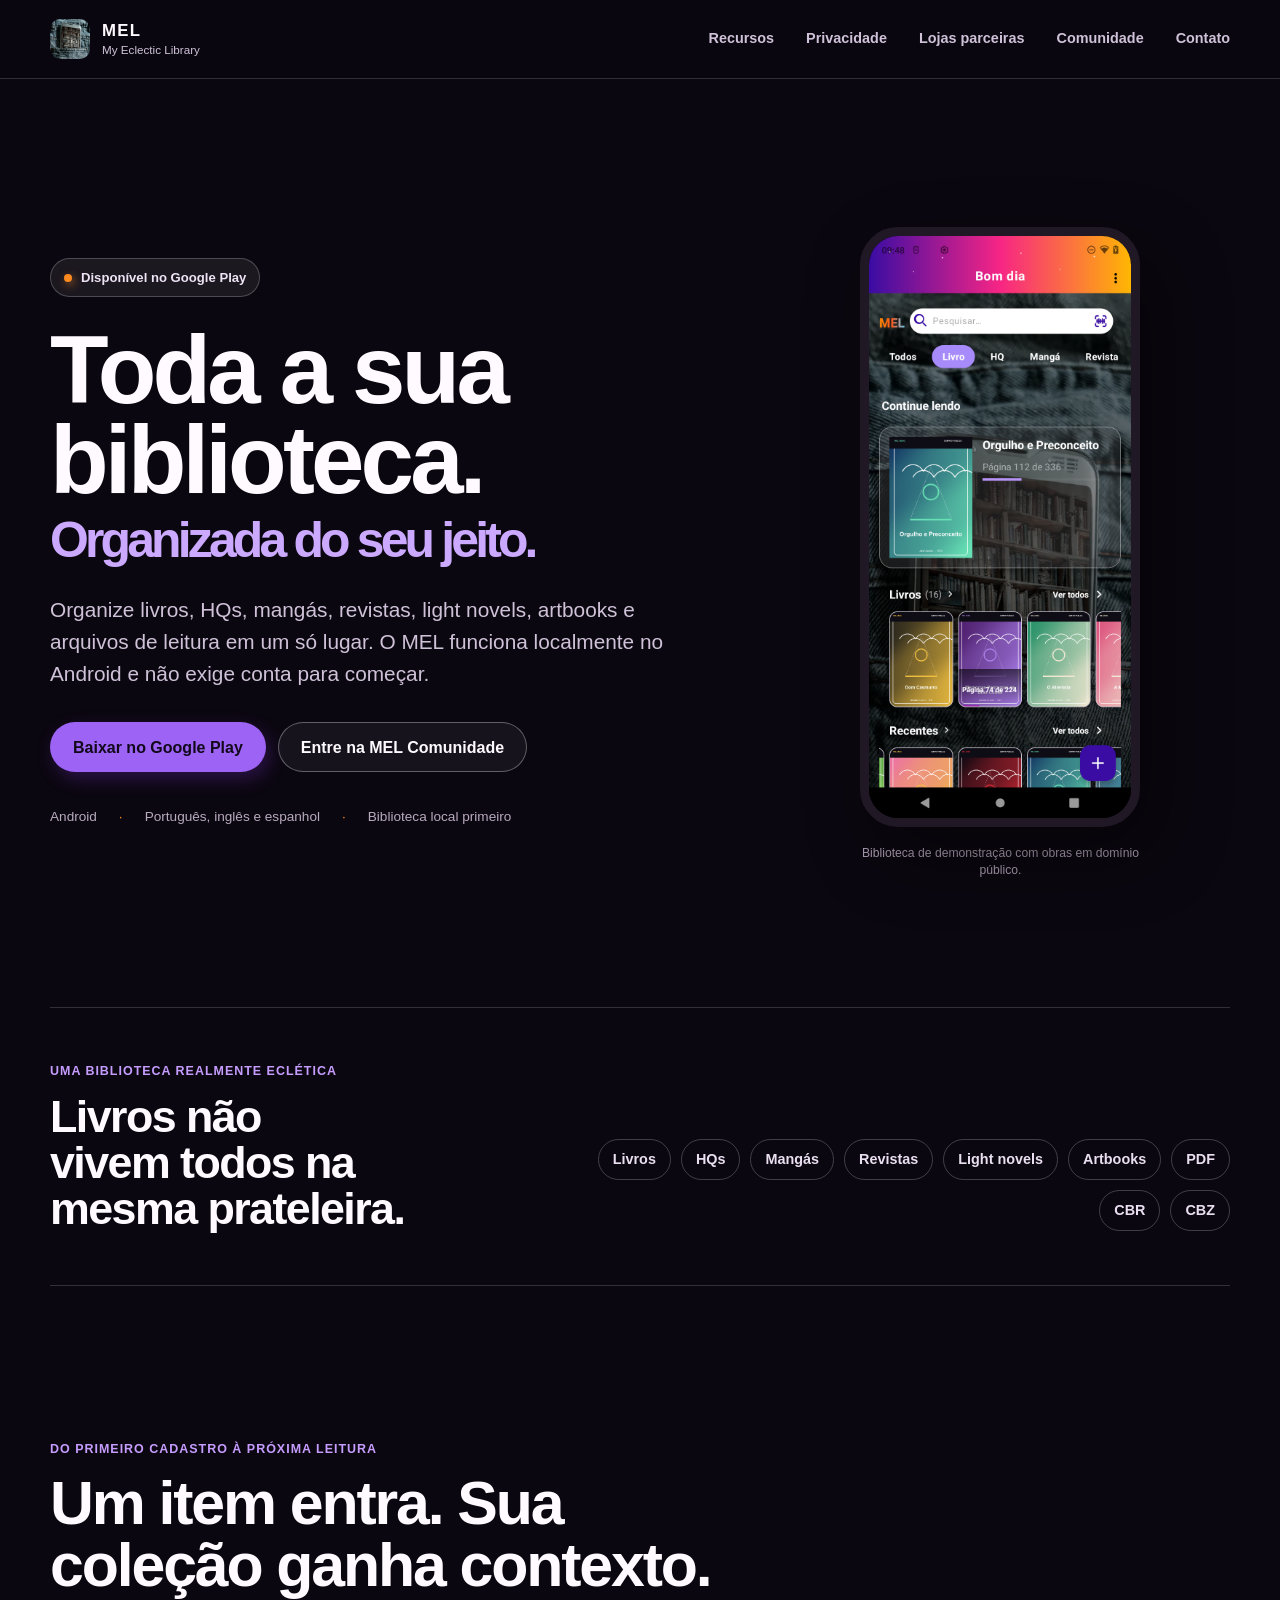
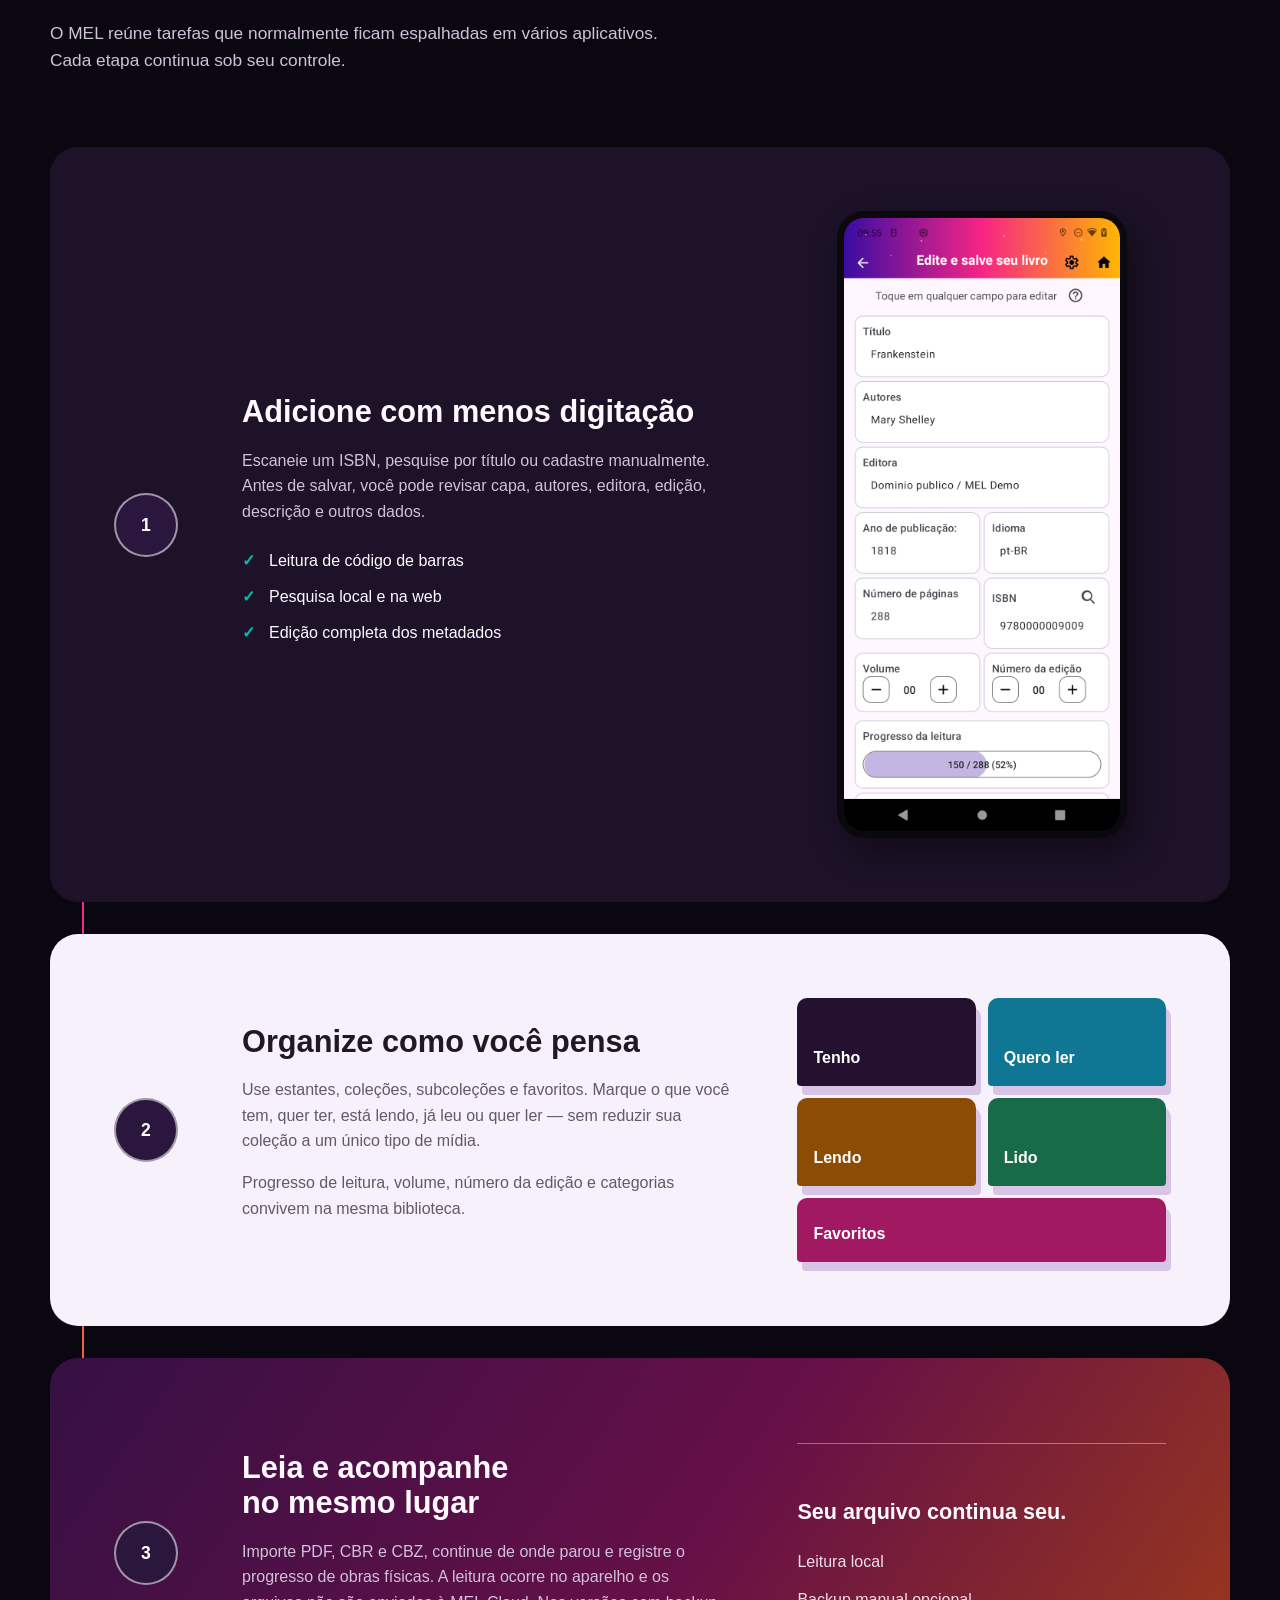
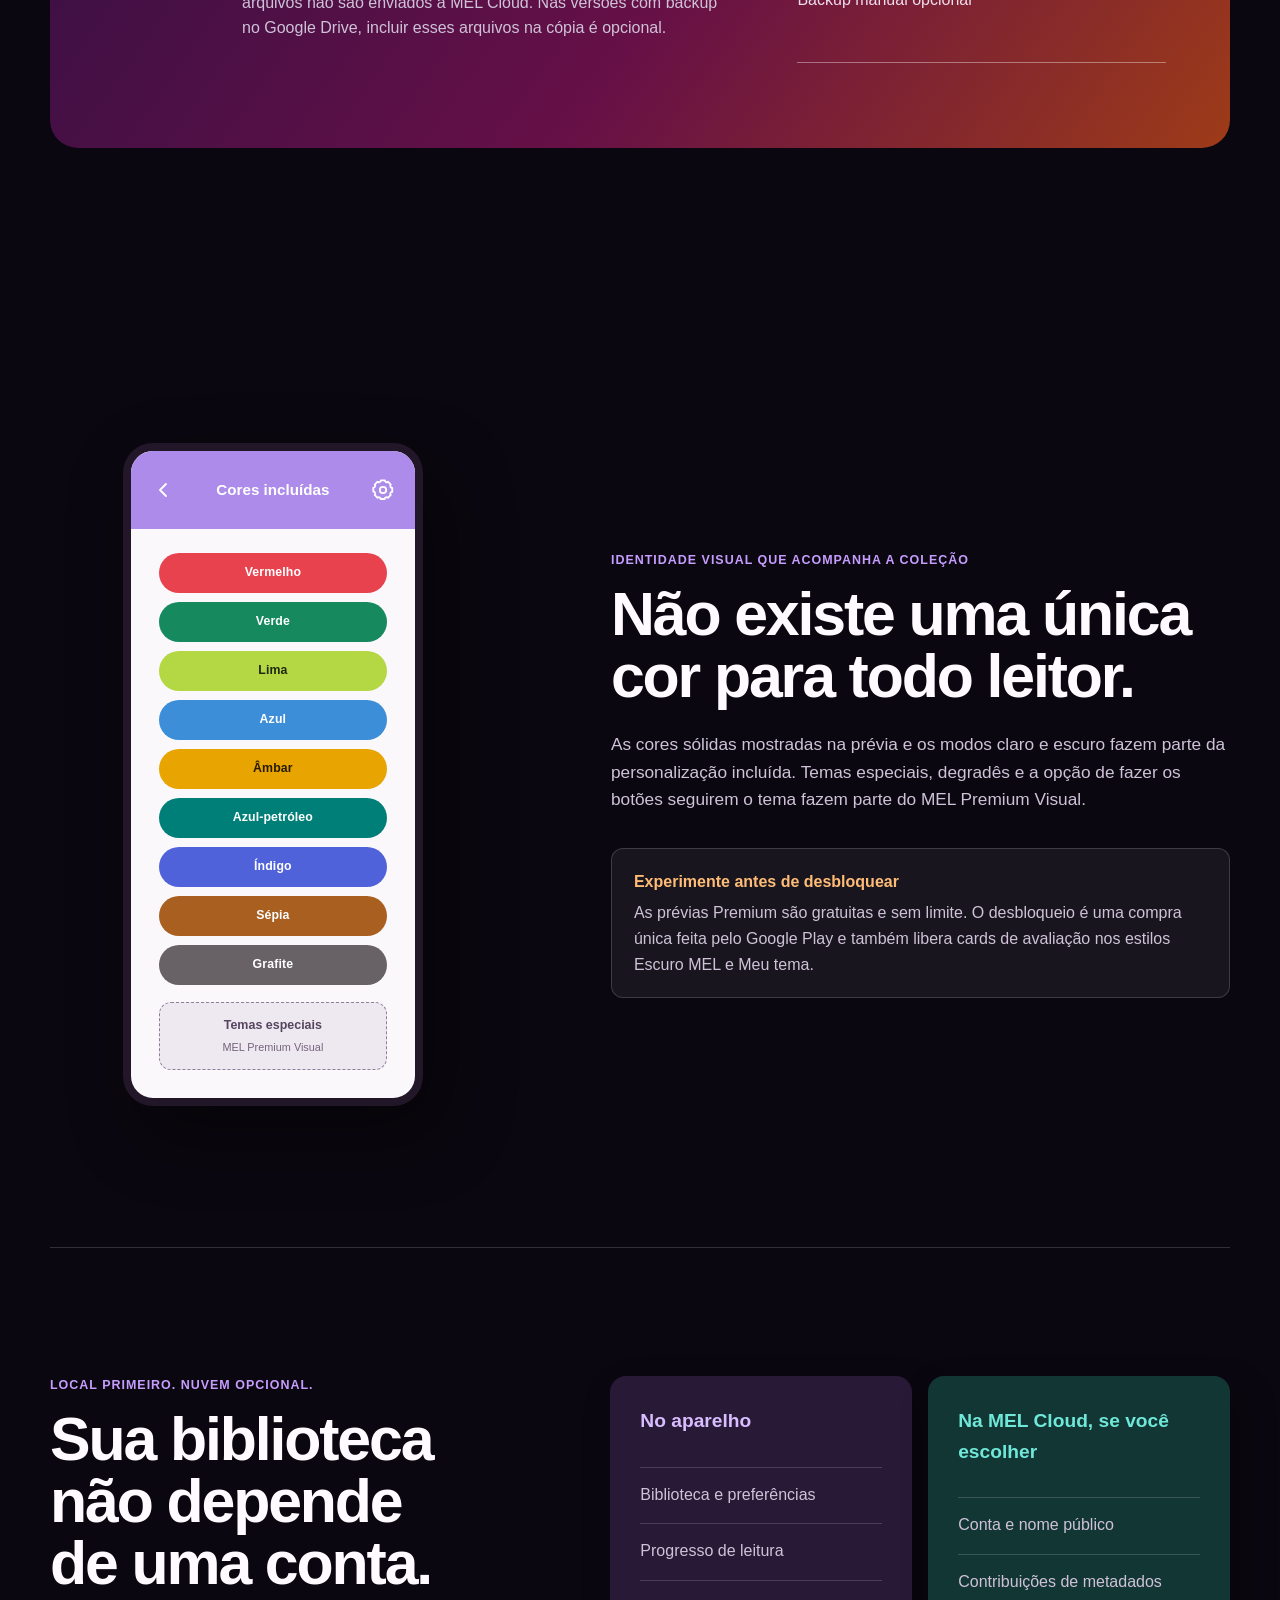
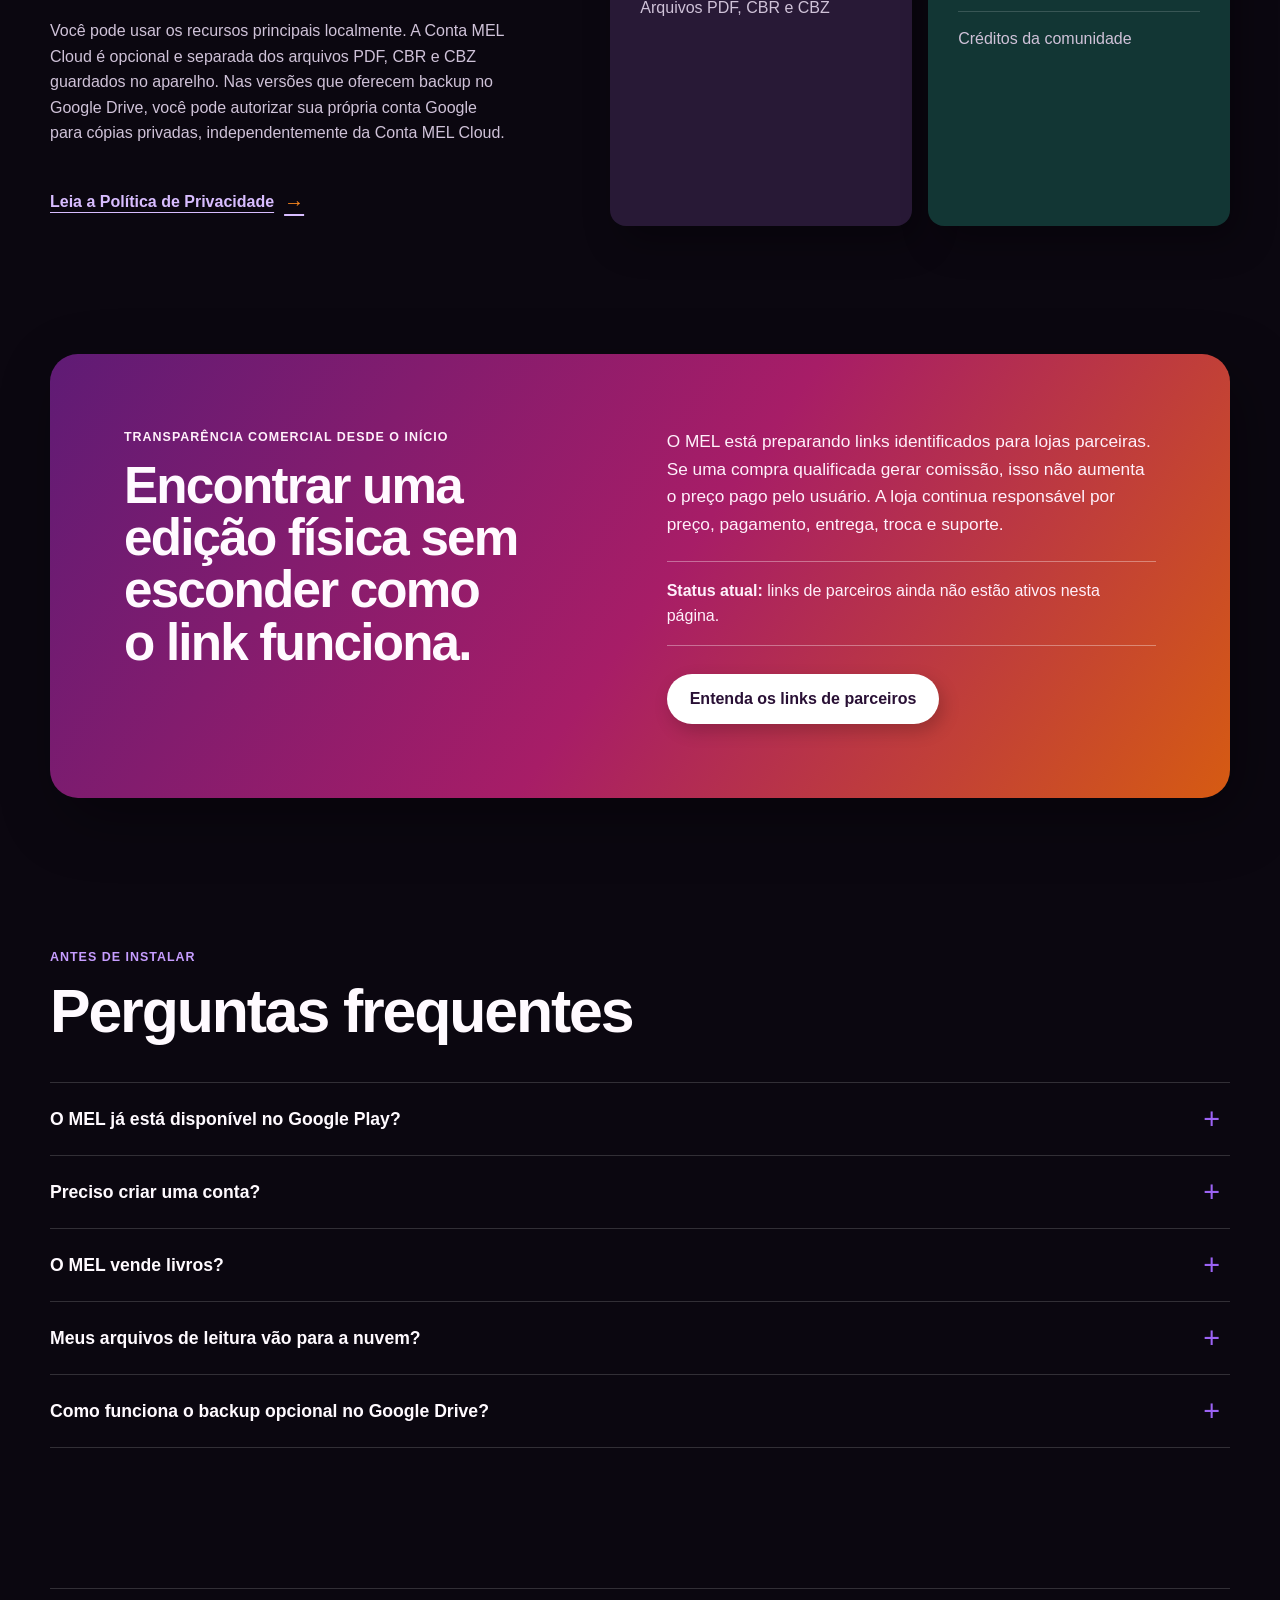
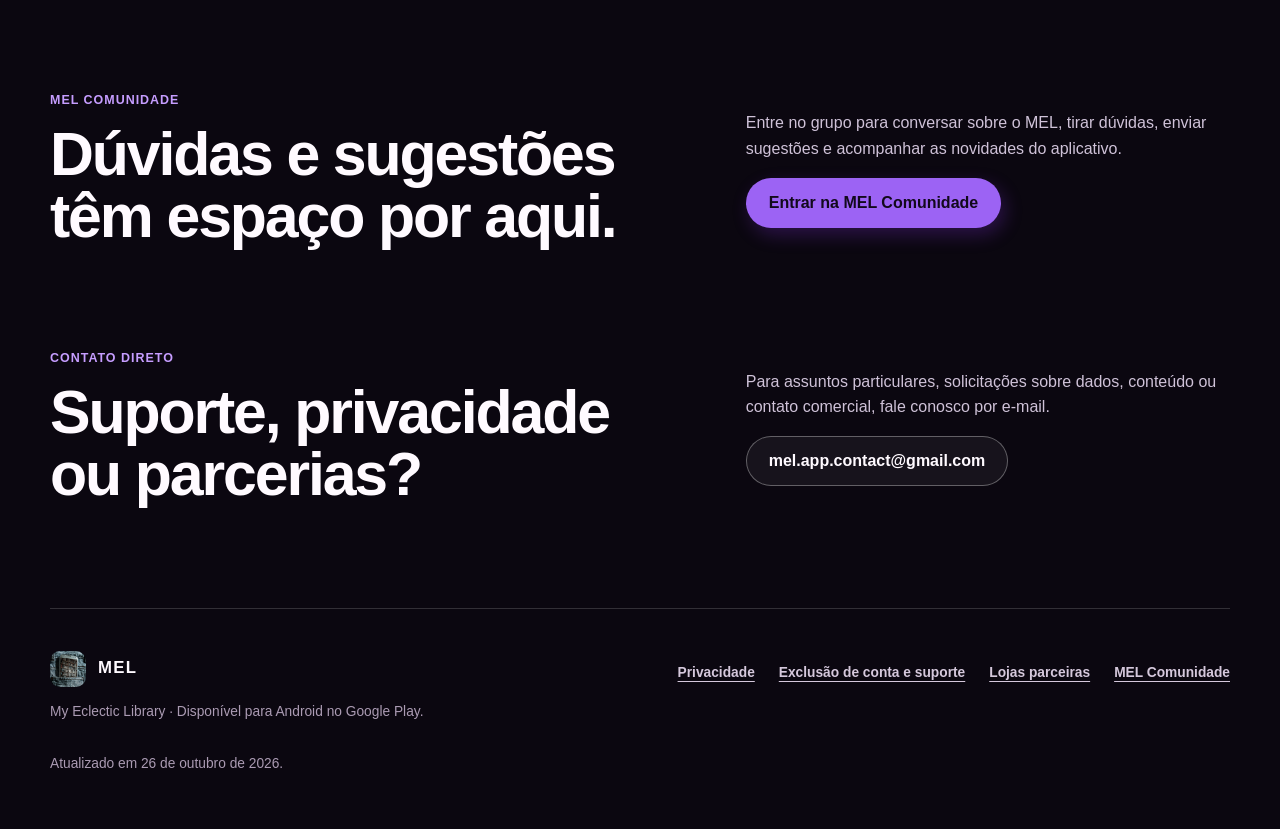
<file: index.html>
<!doctype html>
<html lang="pt-BR">
  <head>
    <meta name="google-site-verification" content="7gaa-ac95waoVrguK9VjKhWWlkZBFEvnV6cvXd4J_2k" />
    <!-- Awin publisher verification: MEL - My Eclectic Library -->
    <meta name="verification" content="f3ed967c5c3e904127e4ca64cd8cae22" />
    <meta charset="utf-8" />
    <meta name="viewport" content="width=device-width, initial-scale=1" />
    <title>MEL - My Eclectic Library</title>
    <meta
      name="description"
      content="Organize livros, HQs, mangás, revistas e arquivos de leitura em uma biblioteca pessoal para Android."
    />
    <meta name="theme-color" content="#160b24" />
    <meta property="og:title" content="MEL - My Eclectic Library" />
    <meta
      property="og:description"
      content="Sua biblioteca pessoal para livros, HQs e muito mais."
    />
    <meta property="og:type" content="website" />
    <meta
      property="og:url"
      content="https://gerson2099.github.io/mel-library-pages/"
    />
    <meta
      property="og:image"
      content="https://gerson2099.github.io/mel-library-pages/assets/mel-feature-graphic-1024x500-wide.png"
    />
    <link rel="icon" href="assets/mel-play-icon-128.png" />
    <link rel="stylesheet" href="styles.css?v=20260807-4" />
  </head>
  <body>
    <!--
      THESIS: uma coleção diversa encontra ordem sem deixar de pertencer ao leitor; recusamos a vitrine genérica de aplicativo.
      OWN-WORLD: noite de biblioteca, tecido escuro, roxo MEL e lampejos de temas especiais; controles firmes e superfícies editoriais.
      STORY: o visitante reconhece o problema, acompanha um item do cadastro à leitura e entende privacidade, estágio e modelo comercial.
      FIRST VIEWPORT: promessa e ações à esquerda; o MEL funcionando em um aparelho à direita; estado de lançamento visível no topo.
      FORM: jornada contínua de um item pela biblioteca, terceira estrutura da exploração, com um fio que conecta os principais momentos.
    -->
    <a class="skip-link" href="#conteudo">Pular para o conteúdo</a>

    <header class="site-header">
      <div class="site-header__inner">
        <a class="brand" href="index.html" aria-label="Página inicial do MEL">
          <img src="assets/mel-play-icon-128.png" width="40" height="40" alt="" />
          <span>
            <strong>MEL</strong>
            <small>My Eclectic Library</small>
          </span>
        </a>
        <nav class="site-nav" aria-label="Navegação principal">
          <a href="#recursos">Recursos</a>
          <a href="#privacidade">Privacidade</a>
          <a href="partners.html">Lojas parceiras</a>
          <a href="#comunidade">Comunidade</a>
          <a href="#contato">Contato</a>
        </nav>
      </div>
    </header>

    <main id="conteudo">
      <section class="hero home-hero">
        <div class="hero__glow" aria-hidden="true"></div>
        <div class="hero__content">
          <p class="status"><span aria-hidden="true"></span> Disponível no Google Play</p>
          <h1>Toda a sua biblioteca.<em>Organizada do seu jeito.</em></h1>
          <p class="lead">
            Organize livros, HQs, mangás, revistas, light novels, artbooks e
            arquivos de leitura em um só lugar. O MEL funciona localmente no
            Android e não exige conta para começar.
          </p>
          <div class="button-row">
            <a class="button" href="https://play.google.com/store/apps/details?id=com.sonic2099.mel">Baixar no Google Play</a>
            <a
              class="button button--quiet"
              href="https://chat.whatsapp.com/DvlQmSugKJ67ct5m9xuIgl"
              target="_blank"
              rel="noopener noreferrer"
            >Entre na MEL Comunidade</a>
          </div>
          <ul class="hero-facts" aria-label="Informações principais">
            <li>Android</li>
            <li>Português, inglês e espanhol</li>
            <li>Biblioteca local primeiro</li>
          </ul>
        </div>

        <figure class="phone-stage">
          <div class="theme-ribbon" aria-hidden="true"></div>
          <div class="phone-frame">
            <img
              src="assets/mel-home-pt-br.png"
              width="720"
              height="1600"
              alt="Tela inicial do MEL com progresso de leitura e livros organizados por categoria"
            />
          </div>
          <figcaption>Biblioteca de demonstração com obras em domínio público.</figcaption>
        </figure>
      </section>

      <section class="format-strip" aria-labelledby="formatos-titulo">
        <div>
          <p class="section-kicker">Uma biblioteca realmente eclética</p>
          <h2 id="formatos-titulo">Livros não vivem todos na mesma prateleira.</h2>
        </div>
        <ul>
          <li>Livros</li>
          <li>HQs</li>
          <li>Mangás</li>
          <li>Revistas</li>
          <li>Light novels</li>
          <li>Artbooks</li>
          <li>PDF</li>
          <li>CBR</li>
          <li>CBZ</li>
        </ul>
      </section>

      <section class="journey" id="recursos" aria-labelledby="jornada-titulo">
        <div class="section-heading">
          <p class="section-kicker">Do primeiro cadastro à próxima leitura</p>
          <h2 id="jornada-titulo">Um item entra. Sua coleção ganha contexto.</h2>
          <p>
            O MEL reúne tarefas que normalmente ficam espalhadas em vários
            aplicativos. Cada etapa continua sob seu controle.
          </p>
        </div>

        <div class="journey-track">
          <article class="journey-step journey-step--wide">
            <div class="journey-step__number" aria-hidden="true">1</div>
            <div class="journey-step__copy">
              <h3>Adicione com menos digitação</h3>
              <p>
                Escaneie um ISBN, pesquise por título ou cadastre manualmente.
                Antes de salvar, você pode revisar capa, autores, editora,
                edição, descrição e outros dados.
              </p>
              <ul class="check-list">
                <li>Leitura de código de barras</li>
                <li>Pesquisa local e na web</li>
                <li>Edição completa dos metadados</li>
              </ul>
            </div>
            <div class="journey-step__visual compact-shot">
              <img
                src="assets/mel-edit-pt-br.png"
                width="720"
                height="1600"
                loading="lazy"
                alt="Tela do MEL para revisar e editar os dados de uma obra"
              />
            </div>
          </article>

          <article class="journey-step journey-step--reverse">
            <div class="journey-step__number" aria-hidden="true">2</div>
            <div class="journey-step__copy">
              <h3>Organize como você pensa</h3>
              <p>
                Use estantes, coleções, subcoleções e favoritos. Marque o que
                você tem, quer ter, está lendo, já leu ou quer ler — sem reduzir
                sua coleção a um único tipo de mídia.
              </p>
              <p class="plain-proof">
                Progresso de leitura, volume, número da edição e categorias
                convivem na mesma biblioteca.
              </p>
            </div>
            <div class="shelf-demo" aria-label="Exemplo de organização em estantes">
              <span>Tenho</span>
              <span>Quero ler</span>
              <span>Lendo</span>
              <span>Lido</span>
              <span>Favoritos</span>
            </div>
          </article>

          <article class="journey-step journey-step--reader">
            <div class="journey-step__number" aria-hidden="true">3</div>
            <div class="journey-step__copy">
              <h3>Leia e acompanhe no mesmo lugar</h3>
              <p>
                Importe PDF, CBR e CBZ, continue de onde parou e registre o
                progresso de obras físicas. A leitura ocorre no aparelho e os
                arquivos não são enviados à MEL Cloud. Nas versões com backup
                no Google Drive, incluir esses arquivos na cópia é opcional.
              </p>
            </div>
            <div class="reader-proof">
              <strong>Seu arquivo continua seu.</strong>
              <span>Leitura local</span>
              <span>Backup manual opcional</span>
            </div>
          </article>
        </div>
      </section>

      <section class="themes" aria-labelledby="temas-titulo">
        <div class="themes__visual">
          <div
            class="palette-device"
            role="img"
            aria-label="Prévia das cores incluídas no MEL: vermelho, verde, lima, azul, âmbar, azul-petróleo, índigo, sépia e grafite. Temas especiais Premium aparecem separados e bloqueados."
          >
            <div class="palette-device__bar" aria-hidden="true">
              <svg viewBox="0 0 24 24" focusable="false">
                <path d="M15 18l-6-6 6-6" />
              </svg>
              <strong>Cores incluídas</strong>
              <svg viewBox="0 0 24 24" focusable="false">
                <path d="M12 15.2a3.2 3.2 0 1 0 0-6.4 3.2 3.2 0 0 0 0 6.4Z" />
                <path d="M19.4 15a1.7 1.7 0 0 0 .34 1.88l.06.06-2.86 2.86-.06-.06A1.7 1.7 0 0 0 15 19.4a1.7 1.7 0 0 0-1 .6 1.7 1.7 0 0 0-.4 1.1V21H9.6v-.1A1.7 1.7 0 0 0 8.5 19.4a1.7 1.7 0 0 0-1.88.34l-.06.06-2.86-2.86.06-.06A1.7 1.7 0 0 0 4.1 15a1.7 1.7 0 0 0-.6-1 1.7 1.7 0 0 0-1.1-.4H2.3V9.6h.1A1.7 1.7 0 0 0 4.1 8.5a1.7 1.7 0 0 0-.34-1.88l-.06-.06L6.56 3.7l.06.06A1.7 1.7 0 0 0 8.5 4.1a1.7 1.7 0 0 0 1-.6 1.7 1.7 0 0 0 .4-1.1v-.1h4v.1A1.7 1.7 0 0 0 15 4.1a1.7 1.7 0 0 0 1.88-.34l.06-.06 2.86 2.86-.06.06A1.7 1.7 0 0 0 19.4 8.5c.14.4.36.75.66 1 .3.25.7.38 1.1.4h.1v4h-.1A1.7 1.7 0 0 0 19.4 15Z" />
              </svg>
            </div>
            <div class="palette-device__body" aria-hidden="true">
              <span class="theme-swatch theme-swatch--red">Vermelho</span>
              <span class="theme-swatch theme-swatch--green">Verde</span>
              <span class="theme-swatch theme-swatch--lime">Lima</span>
              <span class="theme-swatch theme-swatch--blue">Azul</span>
              <span class="theme-swatch theme-swatch--amber">Âmbar</span>
              <span class="theme-swatch theme-swatch--petroleum">Azul-petróleo</span>
              <span class="theme-swatch theme-swatch--indigo">Índigo</span>
              <span class="theme-swatch theme-swatch--sepia">Sépia</span>
              <span class="theme-swatch theme-swatch--graphite">Grafite</span>
              <span class="premium-lock">
                <strong>Temas especiais</strong>
                <small>MEL Premium Visual</small>
              </span>
            </div>
          </div>
        </div>
        <div class="themes__copy">
          <p class="section-kicker">Identidade visual que acompanha a coleção</p>
          <h2 id="temas-titulo">Não existe uma única cor para todo leitor.</h2>
          <p>
            As cores sólidas mostradas na prévia e os modos claro e escuro
            fazem parte da personalização incluída. Temas especiais, degradês
            e a opção de fazer os botões seguirem o tema fazem parte do MEL
            Premium Visual.
          </p>
          <div class="notice notice--planned">
            <strong>Experimente antes de desbloquear</strong>
            <p>
              As prévias Premium são gratuitas e sem limite. O desbloqueio é
              uma compra única feita pelo Google Play e também libera cards de
              avaliação nos estilos Escuro MEL e Meu tema.
            </p>
          </div>
        </div>
      </section>

      <section class="privacy-split" id="privacidade" aria-labelledby="privacidade-titulo">
        <div class="privacy-split__intro">
          <p class="section-kicker">Local primeiro. Nuvem opcional.</p>
          <h2 id="privacidade-titulo">Sua biblioteca não depende de uma conta.</h2>
          <p>
            Você pode usar os recursos principais localmente. A Conta MEL
            Cloud é opcional e separada dos arquivos PDF, CBR e CBZ guardados no
            aparelho. Nas versões que oferecem backup no Google Drive, você
            pode autorizar sua própria conta Google para cópias privadas,
            independentemente da Conta MEL Cloud.
          </p>
          <a class="text-link" href="privacy.html">Leia a Política de Privacidade <span aria-hidden="true">→</span></a>
        </div>
        <div class="data-map" aria-label="Resumo de onde os dados ficam">
          <div class="data-map__lane">
            <strong>No aparelho</strong>
            <span>Biblioteca e preferências</span>
            <span>Progresso de leitura</span>
            <span>Arquivos PDF, CBR e CBZ</span>
          </div>
          <div class="data-map__lane data-map__lane--cloud">
            <strong>Na MEL Cloud, se você escolher</strong>
            <span>Conta e nome público</span>
            <span>Contribuições de metadados</span>
            <span>Créditos da comunidade</span>
          </div>
        </div>
      </section>

      <section class="partners-preview" aria-labelledby="parceiros-titulo">
        <div>
          <p class="section-kicker">Transparência comercial desde o início</p>
          <h2 id="parceiros-titulo">Encontrar uma edição física sem esconder como o link funciona.</h2>
        </div>
        <div class="partners-preview__copy">
          <p>
            O MEL está preparando links identificados para lojas parceiras. Se
            uma compra qualificada gerar comissão, isso não aumenta o preço
            pago pelo usuário. A loja continua responsável por preço,
            pagamento, entrega, troca e suporte.
          </p>
          <p class="partner-status"><strong>Status atual:</strong> links de parceiros ainda não estão ativos nesta página.</p>
          <a class="button button--light" href="partners.html">Entenda os links de parceiros</a>
        </div>
      </section>

      <section class="faq" aria-labelledby="faq-titulo">
        <div class="section-heading section-heading--compact">
          <p class="section-kicker">Antes de instalar</p>
          <h2 id="faq-titulo">Perguntas frequentes</h2>
        </div>
        <div class="faq-list">
          <details>
            <summary>O MEL já está disponível no Google Play?</summary>
            <p>
              Sim. <a href="https://play.google.com/store/apps/details?id=com.sonic2099.mel">Baixe o MEL no Google Play</a>.
              A biblioteca local funciona sem conta, e a Conta MEL Cloud
              continua opcional.
            </p>
          </details>
          <details>
            <summary>Preciso criar uma conta?</summary>
            <p>
              Não. A biblioteca local funciona sem login. A Conta MEL Cloud é
              opcional para recursos de comunidade e conta.
            </p>
          </details>
          <details>
            <summary>O MEL vende livros?</summary>
            <p>
              Não. O MEL organiza a biblioteca e poderá encaminhar o usuário
              para lojas externas. Compra, cobrança, entrega e atendimento são
              feitos pela loja escolhida.
            </p>
          </details>
          <details>
            <summary>Meus arquivos de leitura vão para a nuvem?</summary>
            <p>
              Arquivos PDF, CBR e CBZ não são enviados à MEL Cloud. Nas versões
              que oferecem backup no Google Drive, você pode escolher incluí-los
              em uma cópia privada na sua própria conta Google, após autorizar
              esse acesso.
            </p>
          </details>
          <details>
            <summary>Como funciona o backup opcional no Google Drive?</summary>
            <p>
              Nas versões que oferecem essa opção, você autoriza sua conta
              Google com acesso <code>drive.file</code> e escolhe fazer uma cópia
              ou ativar o agendamento aproximado de 24 horas. O Android pode
              adiar a execução por rede, bateria ou armazenamento. A cópia
              privada pode incluir livros, resenhas, organização e progresso;
              capas e arquivos de leitura são opcionais. Não exige Conta MEL.
            </p>
            <p>
              As cópias ficam no seu Drive, sujeitas à quota da conta, ao espaço
              local e aos limites do formato. Após uma cópia confirmada, a
              retenção busca manter três versões por instalação/origem.
              Desconectar solicita revogar o acesso e conserva as cópias já
              enviadas; elas podem ser excluídas no Drive. Excluir a Conta MEL
              Cloud não apaga cópias da conta Google.
            </p>
          </details>
        </div>
      </section>

      <section class="contact" id="comunidade" aria-labelledby="comunidade-titulo">
        <div>
          <p class="section-kicker">MEL Comunidade</p>
          <h2 id="comunidade-titulo">Dúvidas e sugestões têm espaço por aqui.</h2>
        </div>
        <div>
          <p>
            Entre no grupo para conversar sobre o MEL, tirar dúvidas, enviar
            sugestões e acompanhar as novidades do aplicativo.
          </p>
          <a
            class="button"
            href="https://chat.whatsapp.com/DvlQmSugKJ67ct5m9xuIgl"
            target="_blank"
            rel="noopener noreferrer"
          >Entrar na MEL Comunidade</a>
        </div>
      </section>

      <section class="contact contact--support" id="contato" aria-labelledby="contato-titulo">
        <div>
          <p class="section-kicker">Contato direto</p>
          <h2 id="contato-titulo">Suporte, privacidade ou parcerias?</h2>
        </div>
        <div>
          <p>
            Para assuntos particulares, solicitações sobre dados, conteúdo ou
            contato comercial, fale conosco por e-mail.
          </p>
          <a class="button button--quiet" href="mailto:mel.app.contact@gmail.com">mel.app.contact@gmail.com</a>
        </div>
      </section>
    </main>

    <footer class="site-footer">
      <div>
        <a class="brand brand--footer" href="index.html">
          <img src="assets/mel-play-icon-128.png" width="36" height="36" alt="" />
          <strong>MEL</strong>
        </a>
        <p>My Eclectic Library · Disponível para Android no Google Play.</p>
      </div>
      <nav aria-label="Links legais">
        <a href="privacy.html">Privacidade</a>
        <a href="account-deletion.html">Exclusão de conta e suporte</a>
        <a href="partners.html">Lojas parceiras</a>
        <a
          href="https://chat.whatsapp.com/DvlQmSugKJ67ct5m9xuIgl"
          target="_blank"
          rel="noopener noreferrer"
        >MEL Comunidade</a>
      </nav>
      <p class="site-footer__date">Atualizado em 26 de outubro de 2026.</p>
    </footer>
  </body>
</html>
</file>
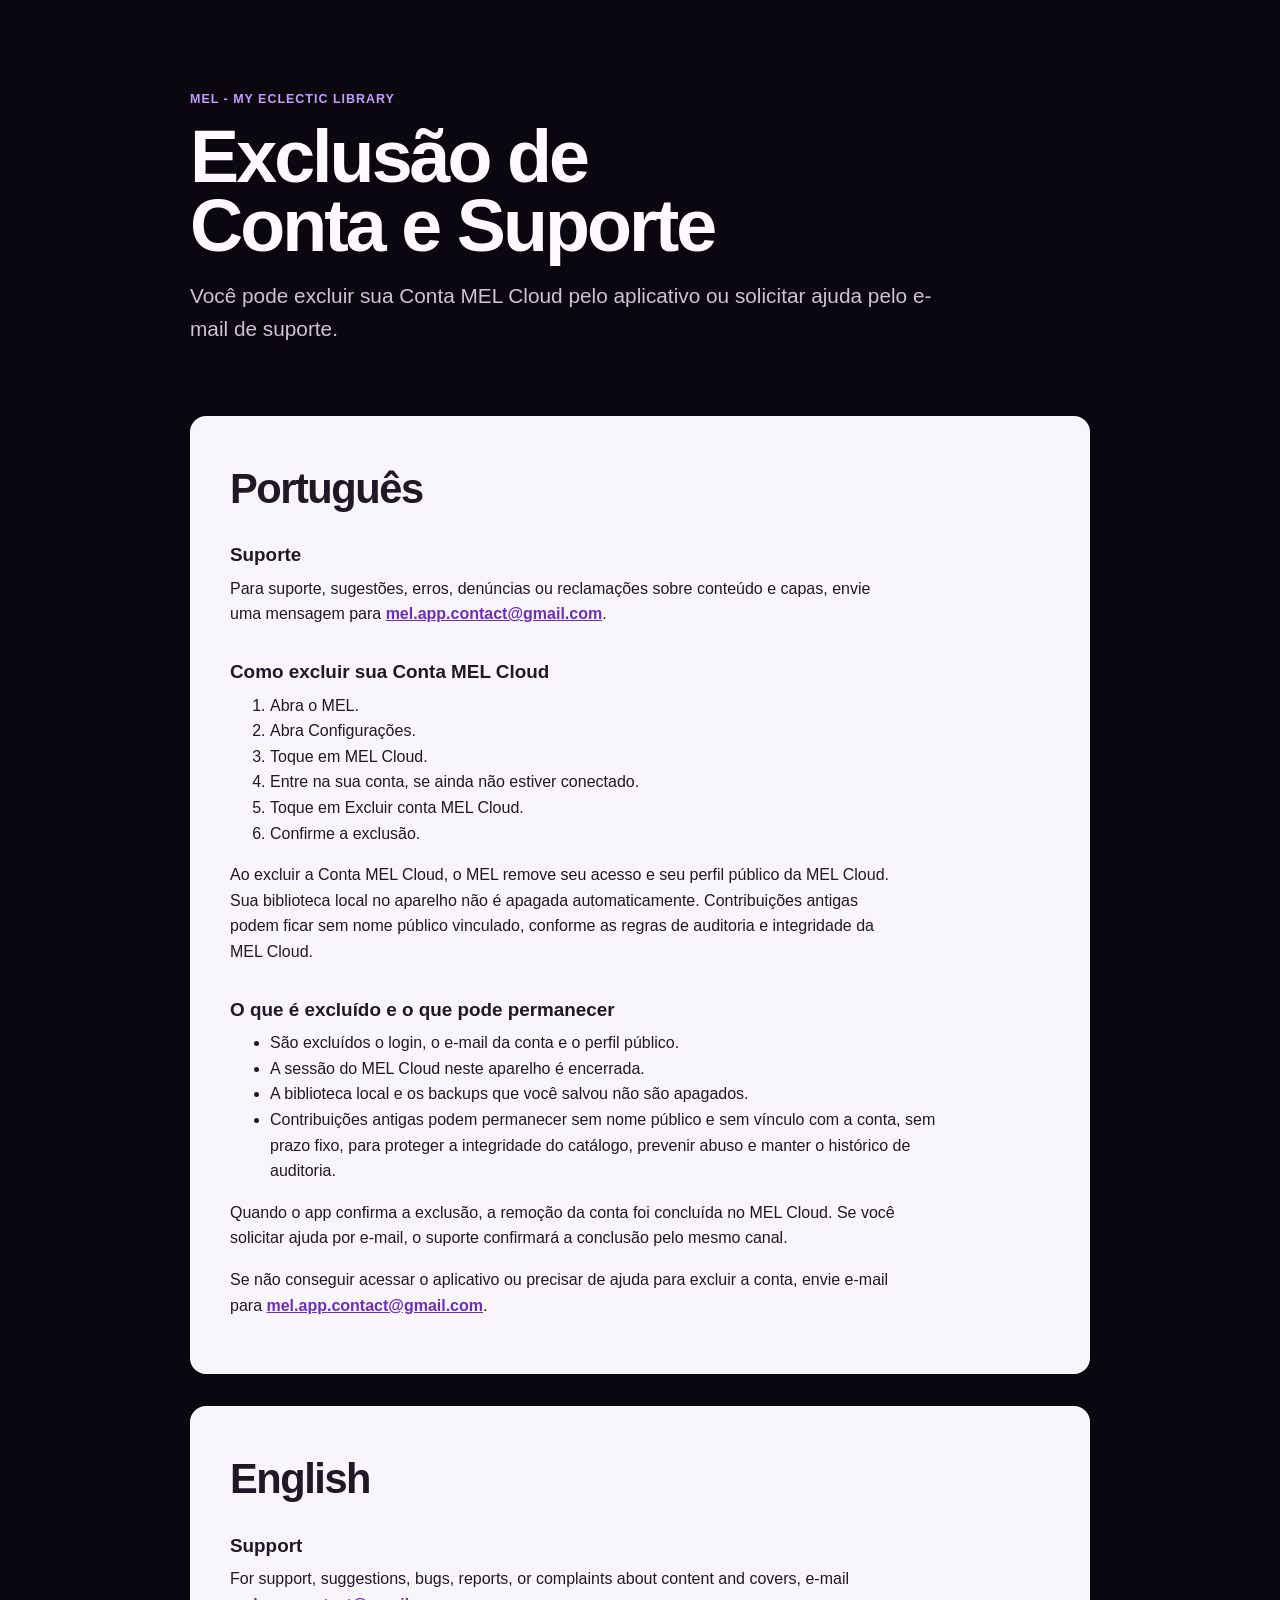
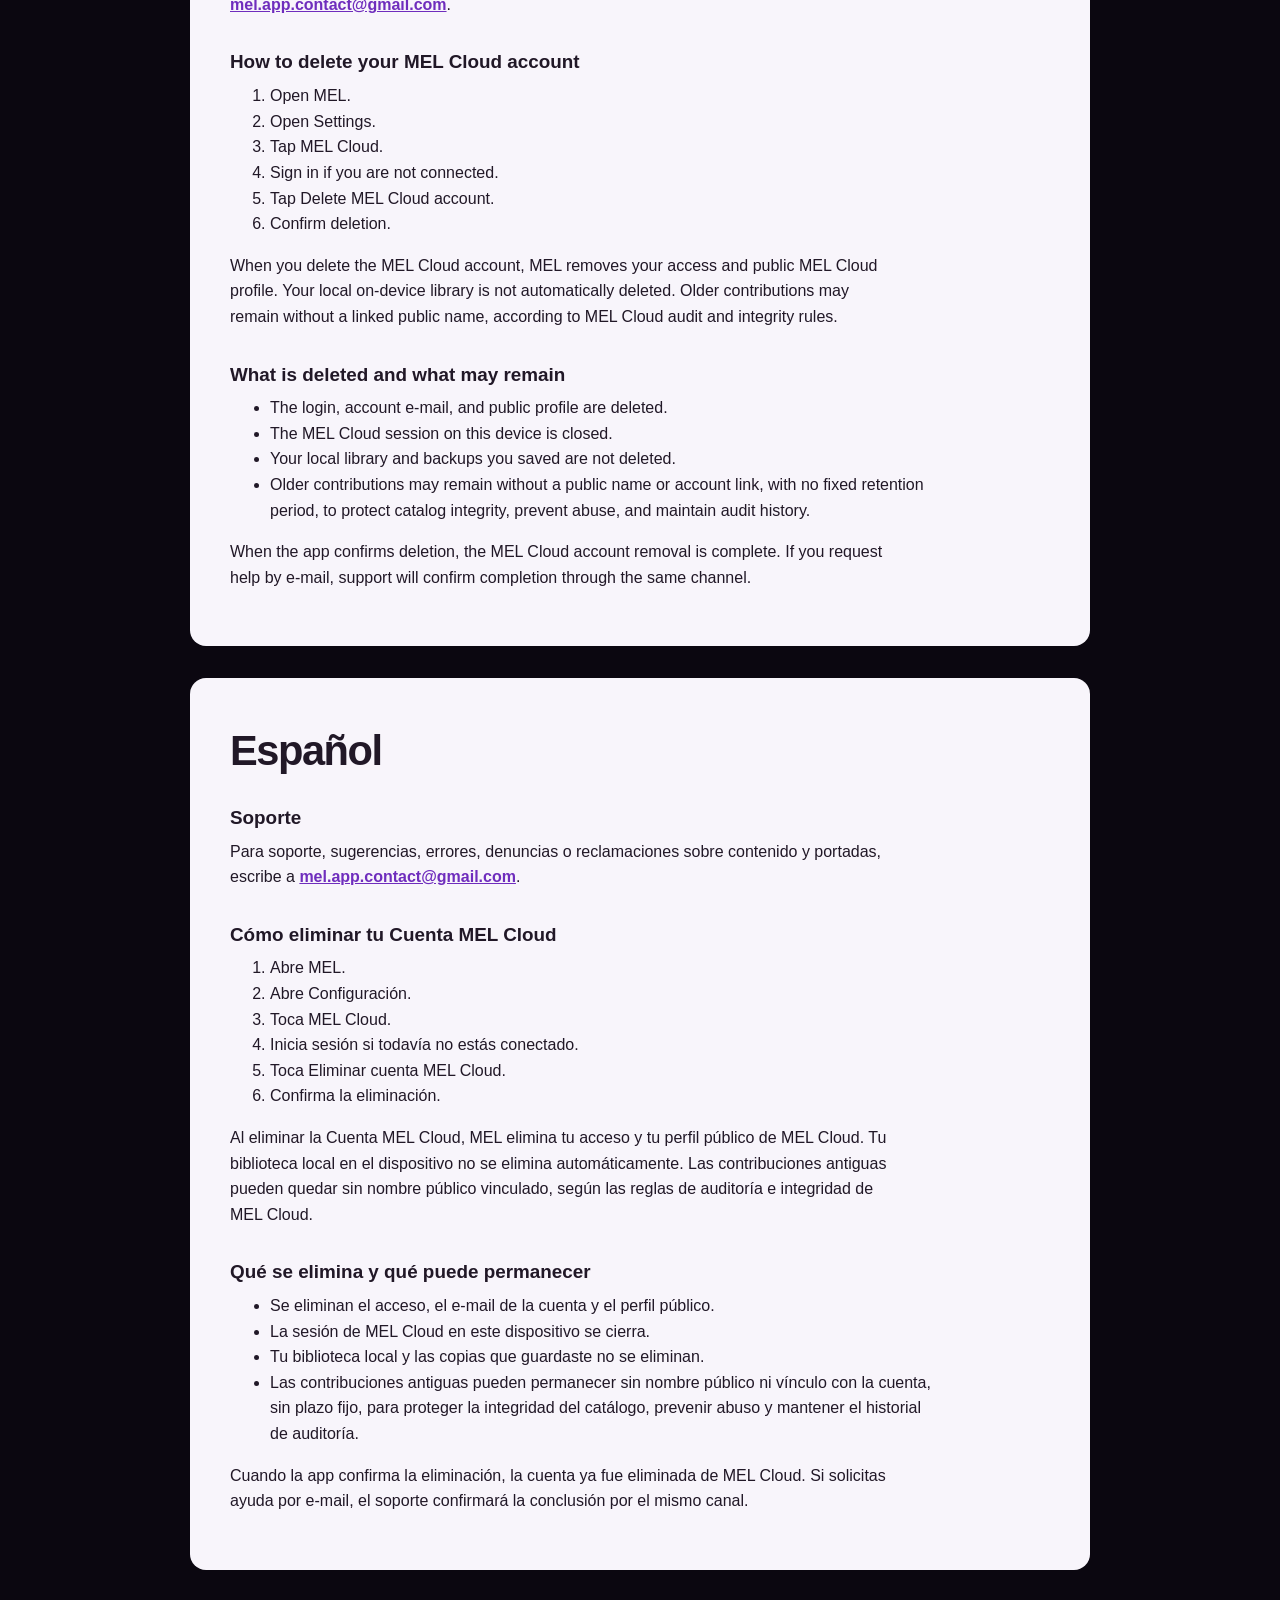
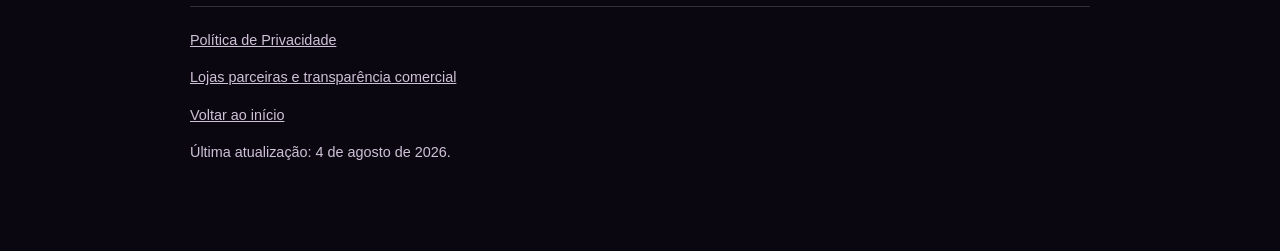
<file: account-deletion.html>
<!doctype html>
<html lang="pt-BR">
  <head>
    <meta charset="utf-8" />
    <meta name="viewport" content="width=device-width, initial-scale=1" />
    <title>Exclusão de Conta e Suporte - MEL</title>
    <meta
      name="description"
      content="Como solicitar suporte ou excluir sua Conta MEL Cloud."
    />
    <link rel="stylesheet" href="styles.css?v=20260807-4" />
  </head>
  <body>
    <main class="shell">
      <section class="hero">
        <p class="eyebrow">MEL - My Eclectic Library</p>
        <h1>Exclusão de Conta e Suporte</h1>
        <p class="lead">
          Você pode excluir sua Conta MEL Cloud pelo aplicativo ou solicitar
          ajuda pelo e-mail de suporte.
        </p>
      </section>

      <section class="card">
        <h2>Português</h2>
        <h3>Suporte</h3>
        <p>
          Para suporte, sugestões, erros, denúncias ou reclamações sobre
          conteúdo e capas, envie uma mensagem para
          <a href="mailto:mel.app.contact@gmail.com">mel.app.contact@gmail.com</a>.
        </p>

        <h3>Como excluir sua Conta MEL Cloud</h3>
        <ol>
          <li>Abra o MEL.</li>
          <li>Abra Configurações.</li>
          <li>Toque em MEL Cloud.</li>
          <li>Entre na sua conta, se ainda não estiver conectado.</li>
          <li>Toque em Excluir conta MEL Cloud.</li>
          <li>Confirme a exclusão.</li>
        </ol>
        <p>
          Ao excluir a Conta MEL Cloud, o MEL remove seu acesso e seu perfil
          público da MEL Cloud. Sua biblioteca local no aparelho não é apagada
          automaticamente. Contribuições antigas podem ficar sem nome público
          vinculado, conforme as regras de auditoria e integridade da MEL Cloud.
        </p>
        <h3>O que é excluído e o que pode permanecer</h3>
        <ul>
          <li>São excluídos o login, o e-mail da conta e o perfil público.</li>
          <li>A sessão do MEL Cloud neste aparelho é encerrada.</li>
          <li>A biblioteca local e os backups que você salvou não são apagados.</li>
          <li>
            Contribuições antigas podem permanecer sem nome público e sem vínculo
            com a conta, sem prazo fixo, para proteger a integridade do catálogo,
            prevenir abuso e manter o histórico de auditoria.
          </li>
        </ul>
        <p>
          Quando o app confirma a exclusão, a remoção da conta foi concluída no
          MEL Cloud. Se você solicitar ajuda por e-mail, o suporte confirmará a
          conclusão pelo mesmo canal.
        </p>
        <p>
          Se não conseguir acessar o aplicativo ou precisar de ajuda para
          excluir a conta, envie e-mail para
          <a href="mailto:mel.app.contact@gmail.com">mel.app.contact@gmail.com</a>.
        </p>
      </section>

      <section class="card language-block" lang="en">
        <h2>English</h2>
        <h3>Support</h3>
        <p>
          For support, suggestions, bugs, reports, or complaints about content
          and covers, e-mail
          <a href="mailto:mel.app.contact@gmail.com">mel.app.contact@gmail.com</a>.
        </p>

        <h3>How to delete your MEL Cloud account</h3>
        <ol>
          <li>Open MEL.</li>
          <li>Open Settings.</li>
          <li>Tap MEL Cloud.</li>
          <li>Sign in if you are not connected.</li>
          <li>Tap Delete MEL Cloud account.</li>
          <li>Confirm deletion.</li>
        </ol>
        <p>
          When you delete the MEL Cloud account, MEL removes your access and
          public MEL Cloud profile. Your local on-device library is not
          automatically deleted. Older contributions may remain without a linked
          public name, according to MEL Cloud audit and integrity rules.
        </p>
        <h3>What is deleted and what may remain</h3>
        <ul>
          <li>The login, account e-mail, and public profile are deleted.</li>
          <li>The MEL Cloud session on this device is closed.</li>
          <li>Your local library and backups you saved are not deleted.</li>
          <li>
            Older contributions may remain without a public name or account
            link, with no fixed retention period, to protect catalog integrity,
            prevent abuse, and maintain audit history.
          </li>
        </ul>
        <p>
          When the app confirms deletion, the MEL Cloud account removal is
          complete. If you request help by e-mail, support will confirm completion
          through the same channel.
        </p>
      </section>

      <section class="card language-block" lang="es">
        <h2>Español</h2>
        <h3>Soporte</h3>
        <p>
          Para soporte, sugerencias, errores, denuncias o reclamaciones sobre
          contenido y portadas, escribe a
          <a href="mailto:mel.app.contact@gmail.com">mel.app.contact@gmail.com</a>.
        </p>

        <h3>Cómo eliminar tu Cuenta MEL Cloud</h3>
        <ol>
          <li>Abre MEL.</li>
          <li>Abre Configuración.</li>
          <li>Toca MEL Cloud.</li>
          <li>Inicia sesión si todavía no estás conectado.</li>
          <li>Toca Eliminar cuenta MEL Cloud.</li>
          <li>Confirma la eliminación.</li>
        </ol>
        <p>
          Al eliminar la Cuenta MEL Cloud, MEL elimina tu acceso y tu perfil
          público de MEL Cloud. Tu biblioteca local en el dispositivo no se
          elimina automáticamente. Las contribuciones antiguas pueden quedar sin
          nombre público vinculado, según las reglas de auditoría e integridad
          de MEL Cloud.
        </p>
        <h3>Qué se elimina y qué puede permanecer</h3>
        <ul>
          <li>Se eliminan el acceso, el e-mail de la cuenta y el perfil público.</li>
          <li>La sesión de MEL Cloud en este dispositivo se cierra.</li>
          <li>Tu biblioteca local y las copias que guardaste no se eliminan.</li>
          <li>
            Las contribuciones antiguas pueden permanecer sin nombre público ni
            vínculo con la cuenta, sin plazo fijo, para proteger la integridad
            del catálogo, prevenir abuso y mantener el historial de auditoría.
          </li>
        </ul>
        <p>
          Cuando la app confirma la eliminación, la cuenta ya fue eliminada de
          MEL Cloud. Si solicitas ayuda por e-mail, el soporte confirmará la
          conclusión por el mismo canal.
        </p>
      </section>

      <footer class="footer">
        <p><a href="privacy.html">Política de Privacidade</a></p>
        <p><a href="partners.html">Lojas parceiras e transparência comercial</a></p>
        <p><a href="index.html">Voltar ao início</a></p>
        <p>Última atualização: 4 de agosto de 2026.</p>
      </footer>
    </main>
  </body>
</html>
</file>
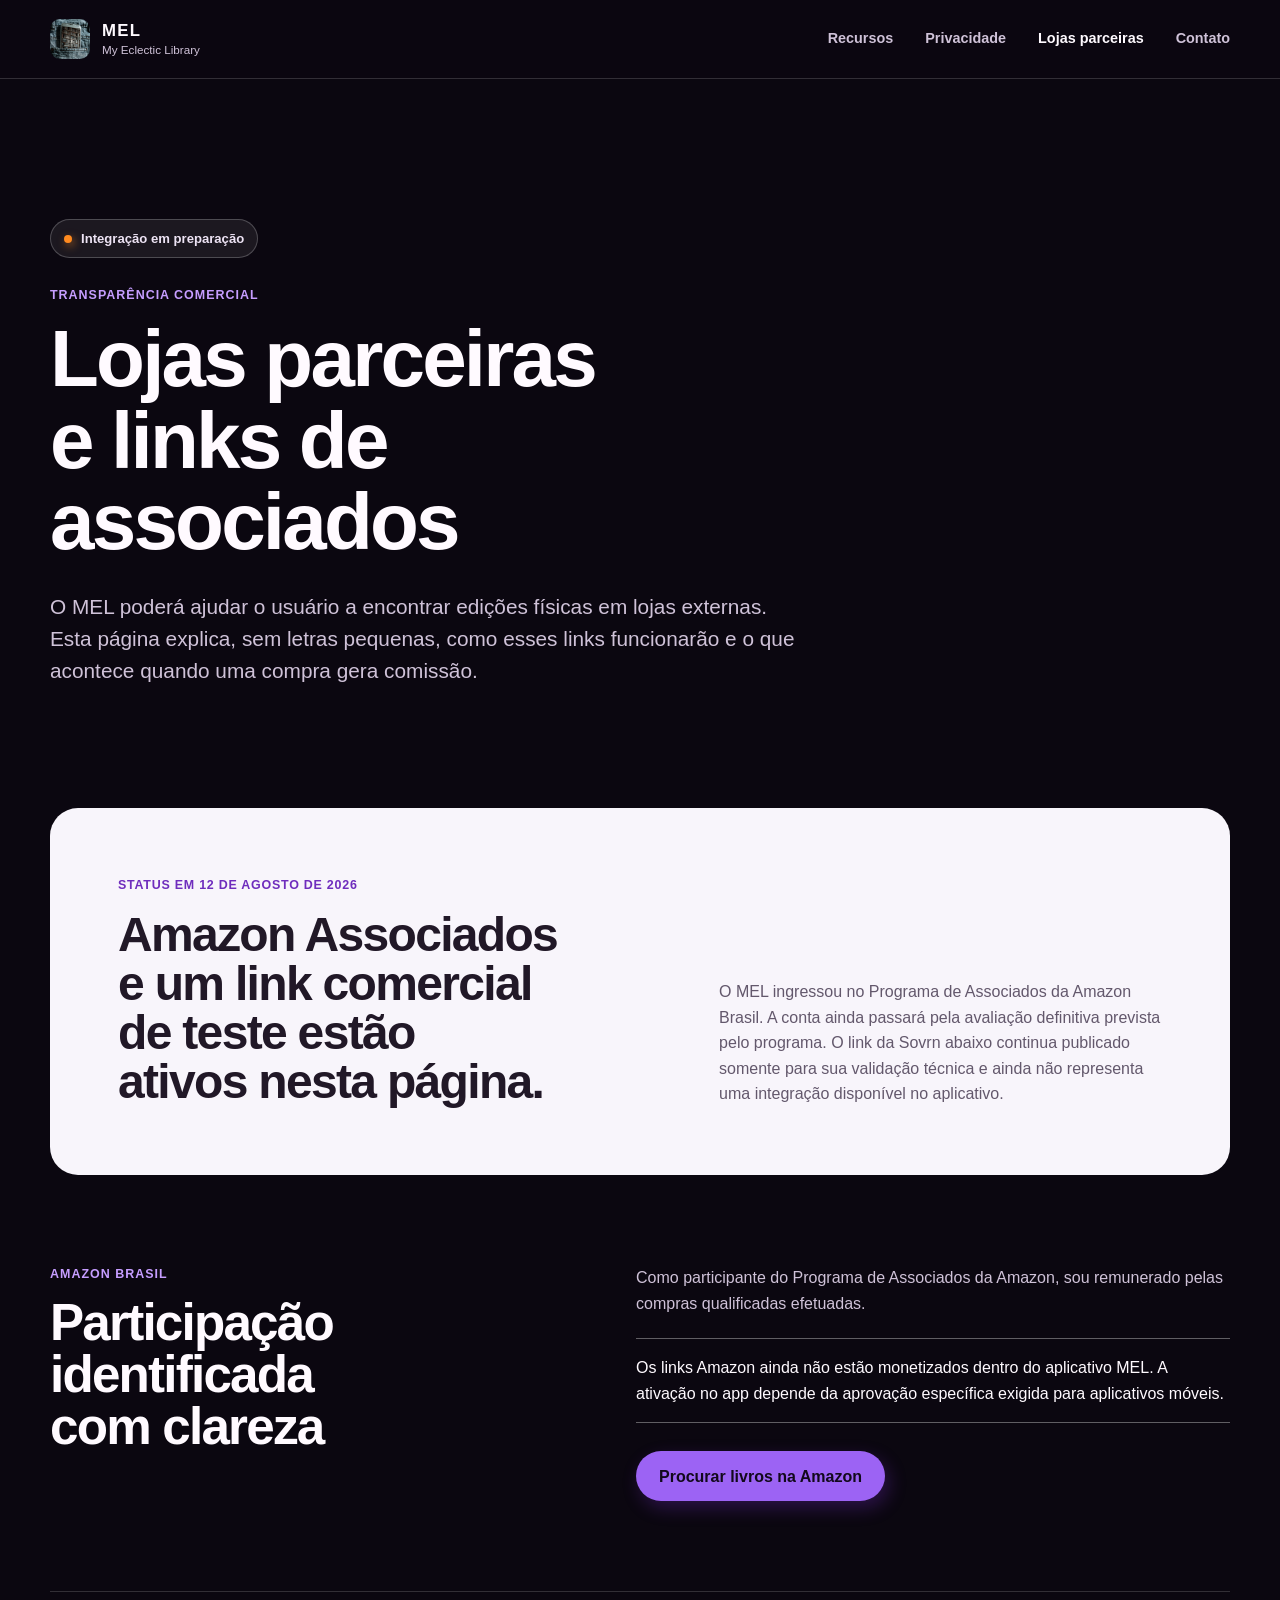
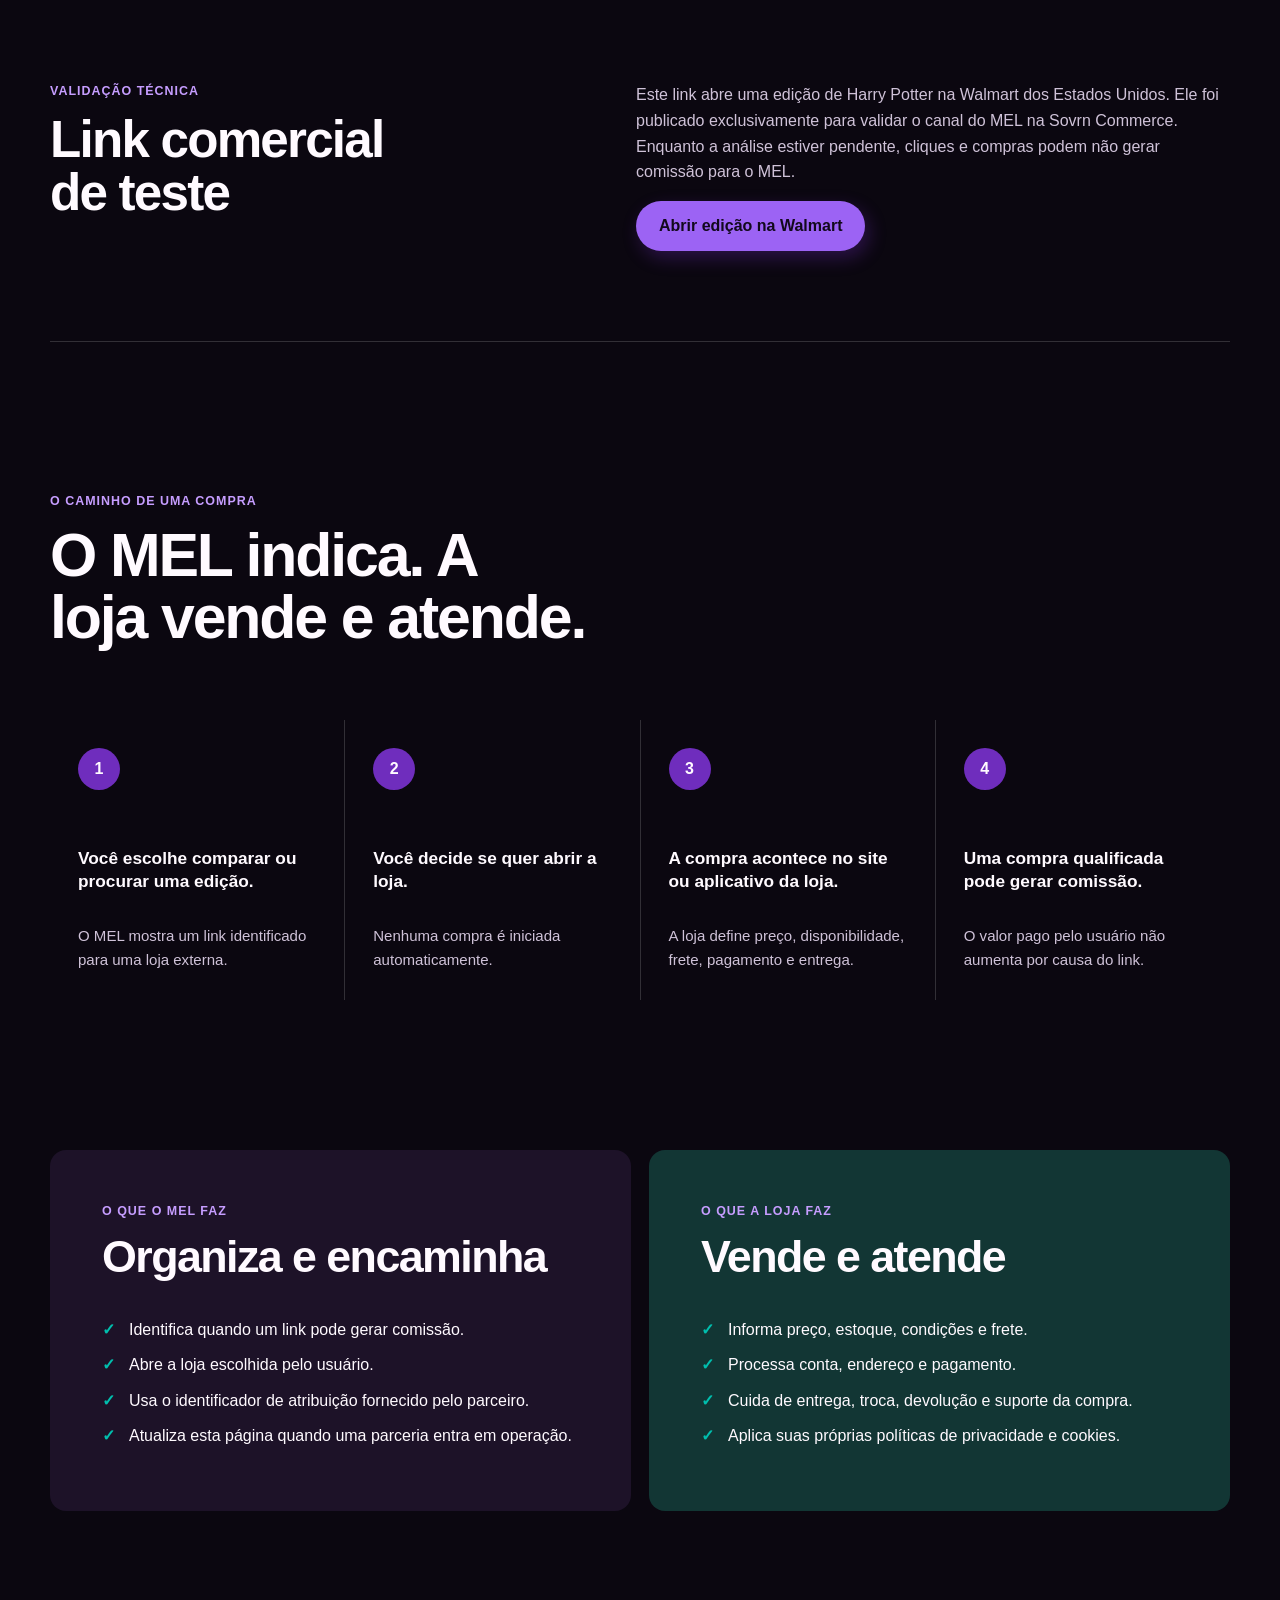
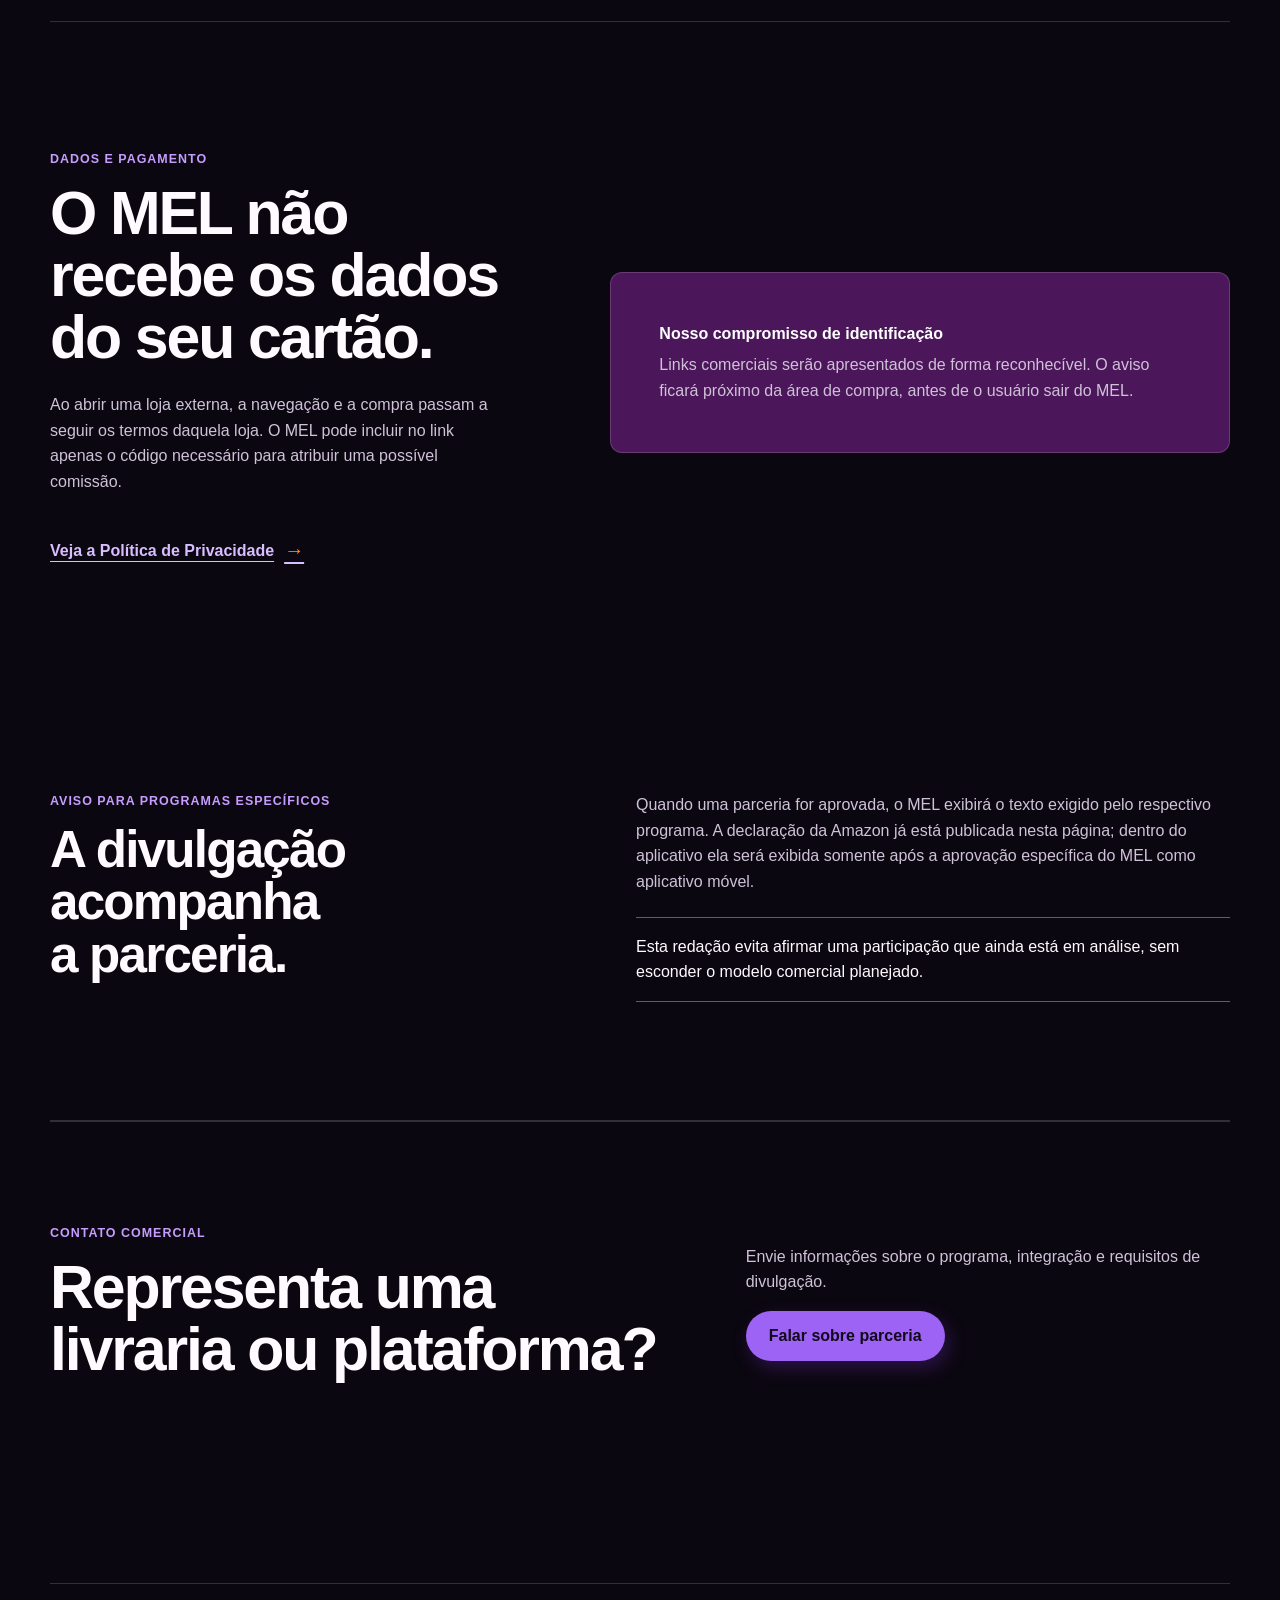
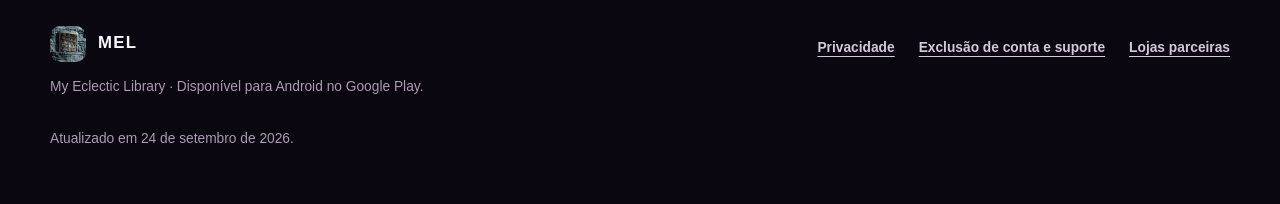
<file: partners.html>
<!doctype html>
<html lang="pt-BR">
  <head>
    <!-- Awin publisher verification: MEL - My Eclectic Library -->
    <meta charset="utf-8" />
    <meta name="viewport" content="width=device-width, initial-scale=1" />
    <title>Lojas parceiras e transparência comercial - MEL</title>
    <meta
      name="description"
      content="Como o MEL pretende usar links de lojas parceiras e informar possíveis comissões."
    />
    <meta name="theme-color" content="#160b24" />
    <link rel="icon" href="assets/mel-play-icon-128.png" />
    <link rel="stylesheet" href="styles.css?v=20260807-4" />
  </head>
  <body>
    <a class="skip-link" href="#conteudo">Pular para o conteúdo</a>
    <header class="site-header">
      <div class="site-header__inner">
        <a class="brand" href="index.html" aria-label="Página inicial do MEL">
          <img src="assets/mel-play-icon-128.png" width="40" height="40" alt="" />
          <span><strong>MEL</strong><small>My Eclectic Library</small></span>
        </a>
        <nav class="site-nav" aria-label="Navegação principal">
          <a href="index.html#recursos">Recursos</a>
          <a href="privacy.html">Privacidade</a>
          <a href="partners.html" aria-current="page">Lojas parceiras</a>
          <a href="index.html#contato">Contato</a>
        </nav>
      </div>
    </header>

    <main id="conteudo" class="legal-main">
      <section class="legal-hero legal-hero--partners">
        <p class="status"><span aria-hidden="true"></span> Integração em preparação</p>
        <p class="section-kicker">Transparência comercial</p>
        <h1>Lojas parceiras e links de associados</h1>
        <p class="lead">
          O MEL poderá ajudar o usuário a encontrar edições físicas em lojas
          externas. Esta página explica, sem letras pequenas, como esses links
          funcionarão e o que acontece quando uma compra gera comissão.
        </p>
      </section>

      <section class="partner-status-board" aria-labelledby="status-titulo">
        <div>
          <span class="status-label">Status em 12 de agosto de 2026</span>
          <h2 id="status-titulo">Amazon Associados e um link comercial de teste estão ativos nesta página.</h2>
        </div>
        <p>
          O MEL ingressou no Programa de Associados da Amazon Brasil. A conta
          ainda passará pela avaliação definitiva prevista pelo programa. O
          link da Sovrn abaixo continua publicado somente para sua validação
          técnica e ainda não representa uma integração disponível no aplicativo.
        </p>
      </section>

      <section class="disclosure-copy" aria-labelledby="amazon-titulo">
        <div>
          <p class="section-kicker">Amazon Brasil</p>
          <h2 id="amazon-titulo">Participação identificada com clareza</h2>
        </div>
        <div>
          <p>
            Como participante do Programa de Associados da Amazon, sou remunerado
            pelas compras qualificadas efetuadas.
          </p>
          <p class="partner-status">
            Os links Amazon ainda não estão monetizados dentro do aplicativo MEL.
            A ativação no app depende da aprovação específica exigida para
            aplicativos móveis.
          </p>
          <a
            class="button"
            href="https://www.amazon.com.br/s?k=livros&amp;tag=mel2099-20"
            target="_blank"
            rel="sponsored nofollow noopener"
          >Procurar livros na Amazon</a>
        </div>
      </section>

      <section class="disclosure-copy" aria-labelledby="teste-sovrn-titulo">
        <div>
          <p class="section-kicker">Validação técnica</p>
          <h2 id="teste-sovrn-titulo">Link comercial de teste</h2>
        </div>
        <div>
          <p>
            Este link abre uma edição de Harry Potter na Walmart dos Estados
            Unidos. Ele foi publicado exclusivamente para validar o canal do MEL
            na Sovrn Commerce. Enquanto a análise estiver pendente, cliques e
            compras podem não gerar comissão para o MEL.
          </p>
          <a
            class="button"
            href="https://sovrn.co/bmdvept"
            target="_blank"
            rel="sponsored nofollow noopener"
          >Abrir edição na Walmart</a>
        </div>
      </section>

      <section class="partner-flow" aria-labelledby="fluxo-titulo">
        <div class="section-heading">
          <p class="section-kicker">O caminho de uma compra</p>
          <h2 id="fluxo-titulo">O MEL indica. A loja vende e atende.</h2>
        </div>
        <ol>
          <li>
            <strong>Você escolhe comparar ou procurar uma edição.</strong>
            <span>O MEL mostra um link identificado para uma loja externa.</span>
          </li>
          <li>
            <strong>Você decide se quer abrir a loja.</strong>
            <span>Nenhuma compra é iniciada automaticamente.</span>
          </li>
          <li>
            <strong>A compra acontece no site ou aplicativo da loja.</strong>
            <span>A loja define preço, disponibilidade, frete, pagamento e entrega.</span>
          </li>
          <li>
            <strong>Uma compra qualificada pode gerar comissão.</strong>
            <span>O valor pago pelo usuário não aumenta por causa do link.</span>
          </li>
        </ol>
      </section>

      <section class="truth-grid" aria-label="Responsabilidades do MEL e da loja">
        <article>
          <p class="section-kicker">O que o MEL faz</p>
          <h2>Organiza e encaminha</h2>
          <ul class="check-list">
            <li>Identifica quando um link pode gerar comissão.</li>
            <li>Abre a loja escolhida pelo usuário.</li>
            <li>Usa o identificador de atribuição fornecido pelo parceiro.</li>
            <li>Atualiza esta página quando uma parceria entra em operação.</li>
          </ul>
        </article>
        <article>
          <p class="section-kicker">O que a loja faz</p>
          <h2>Vende e atende</h2>
          <ul class="check-list">
            <li>Informa preço, estoque, condições e frete.</li>
            <li>Processa conta, endereço e pagamento.</li>
            <li>Cuida de entrega, troca, devolução e suporte da compra.</li>
            <li>Aplica suas próprias políticas de privacidade e cookies.</li>
          </ul>
        </article>
      </section>

      <section class="privacy-split privacy-split--compact" aria-labelledby="dados-titulo">
        <div class="privacy-split__intro">
          <p class="section-kicker">Dados e pagamento</p>
          <h2 id="dados-titulo">O MEL não recebe os dados do seu cartão.</h2>
          <p>
            Ao abrir uma loja externa, a navegação e a compra passam a seguir
            os termos daquela loja. O MEL pode incluir no link apenas o código
            necessário para atribuir uma possível comissão.
          </p>
          <a class="text-link" href="privacy.html">Veja a Política de Privacidade <span aria-hidden="true">→</span></a>
        </div>
        <div class="notice notice--strong">
          <strong>Nosso compromisso de identificação</strong>
          <p>
            Links comerciais serão apresentados de forma reconhecível. O aviso
            ficará próximo da área de compra, antes de o usuário sair do MEL.
          </p>
        </div>
      </section>

      <section class="disclosure-copy" aria-labelledby="aviso-titulo">
        <div>
          <p class="section-kicker">Aviso para programas específicos</p>
          <h2 id="aviso-titulo">A divulgação acompanha a parceria.</h2>
        </div>
        <div>
          <p>
            Quando uma parceria for aprovada, o MEL exibirá o texto exigido
            pelo respectivo programa. A declaração da Amazon já está publicada
            nesta página; dentro do aplicativo ela será exibida somente após a
            aprovação específica do MEL como aplicativo móvel.
          </p>
          <p class="partner-status">
            Esta redação evita afirmar uma participação que ainda está em
            análise, sem esconder o modelo comercial planejado.
          </p>
        </div>
      </section>

      <section class="contact contact--legal" aria-labelledby="contato-parcerias">
        <div>
          <p class="section-kicker">Contato comercial</p>
          <h2 id="contato-parcerias">Representa uma livraria ou plataforma?</h2>
        </div>
        <div>
          <p>Envie informações sobre o programa, integração e requisitos de divulgação.</p>
          <a class="button" href="mailto:mel.app.contact@gmail.com?subject=Parceria%20comercial%20com%20o%20MEL">Falar sobre parceria</a>
        </div>
      </section>
    </main>

    <footer class="site-footer">
      <div>
        <a class="brand brand--footer" href="index.html">
          <img src="assets/mel-play-icon-128.png" width="36" height="36" alt="" />
          <strong>MEL</strong>
        </a>
        <p>My Eclectic Library · Disponível para Android no Google Play.</p>
      </div>
      <nav aria-label="Links legais">
        <a href="privacy.html">Privacidade</a>
        <a href="account-deletion.html">Exclusão de conta e suporte</a>
        <a href="partners.html">Lojas parceiras</a>
      </nav>
      <p class="site-footer__date">Atualizado em 24 de setembro de 2026.</p>
    </footer>
  </body>
</html>
</file>
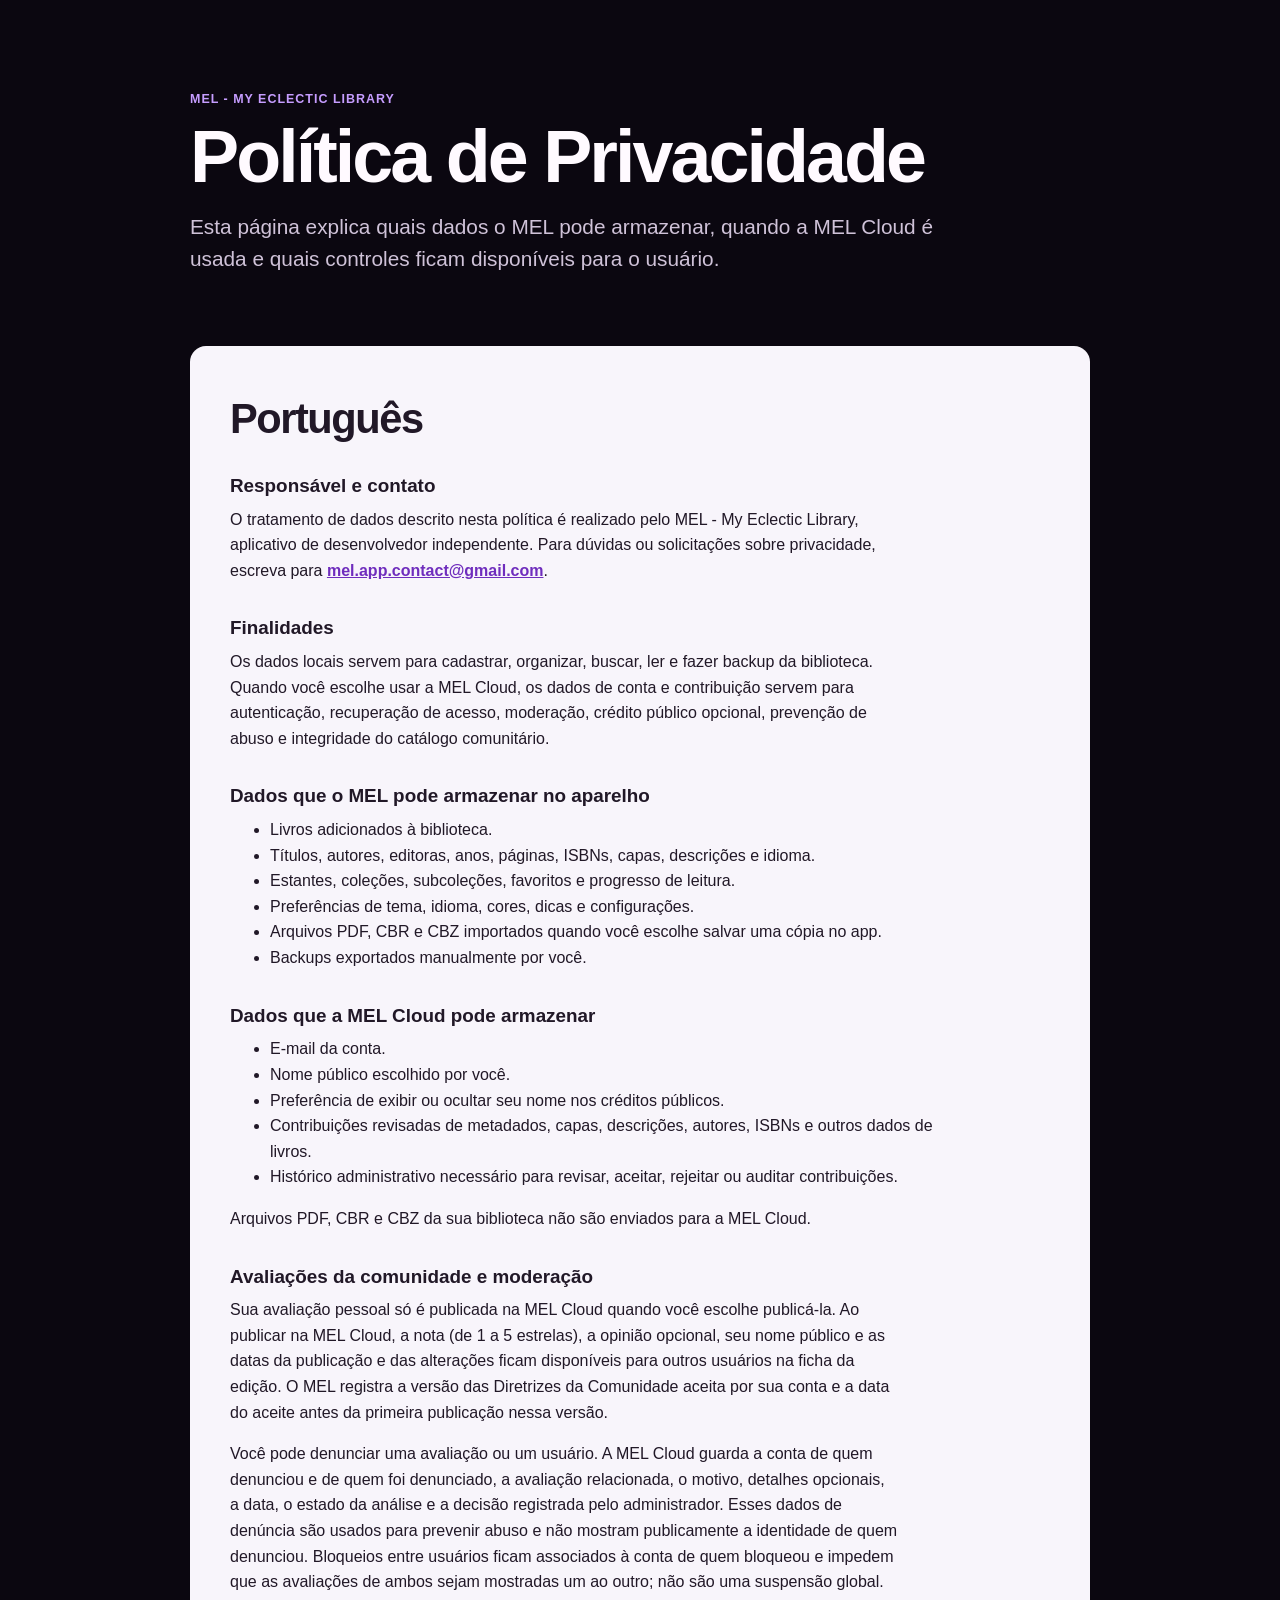
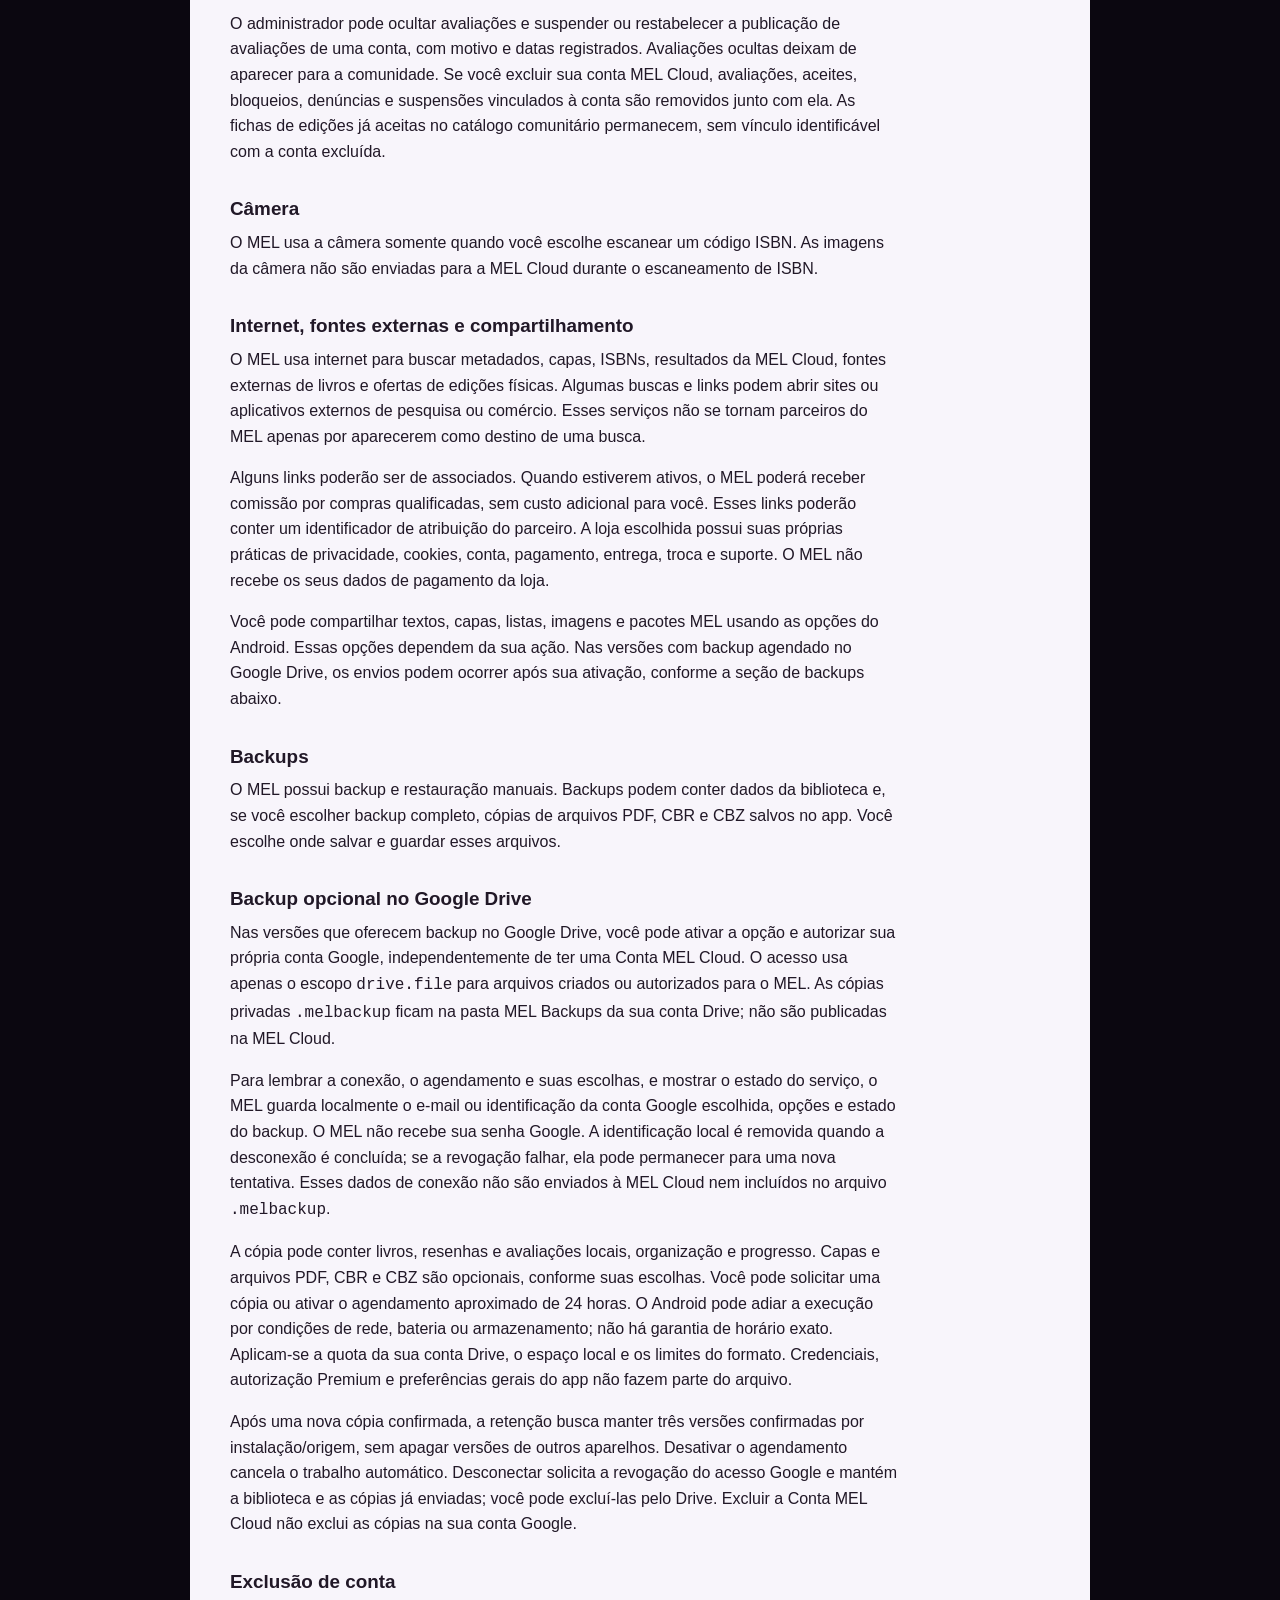
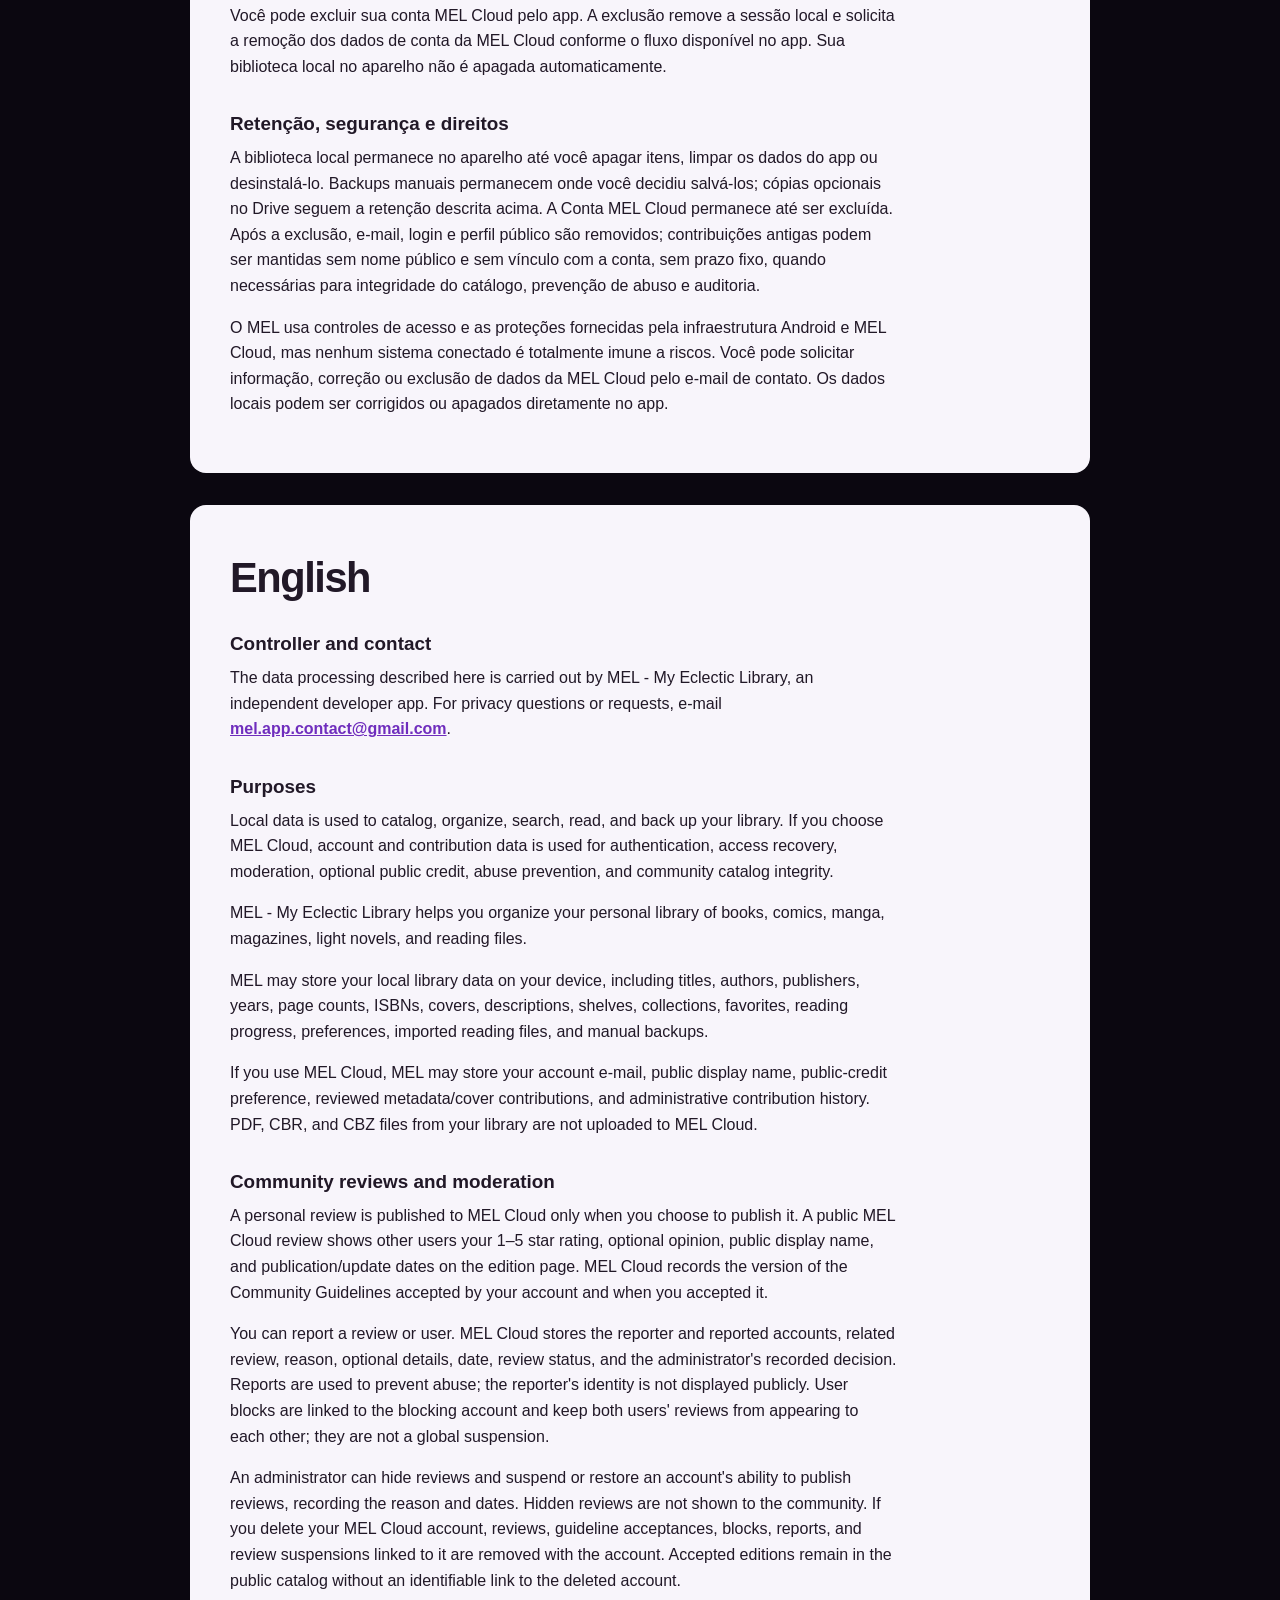
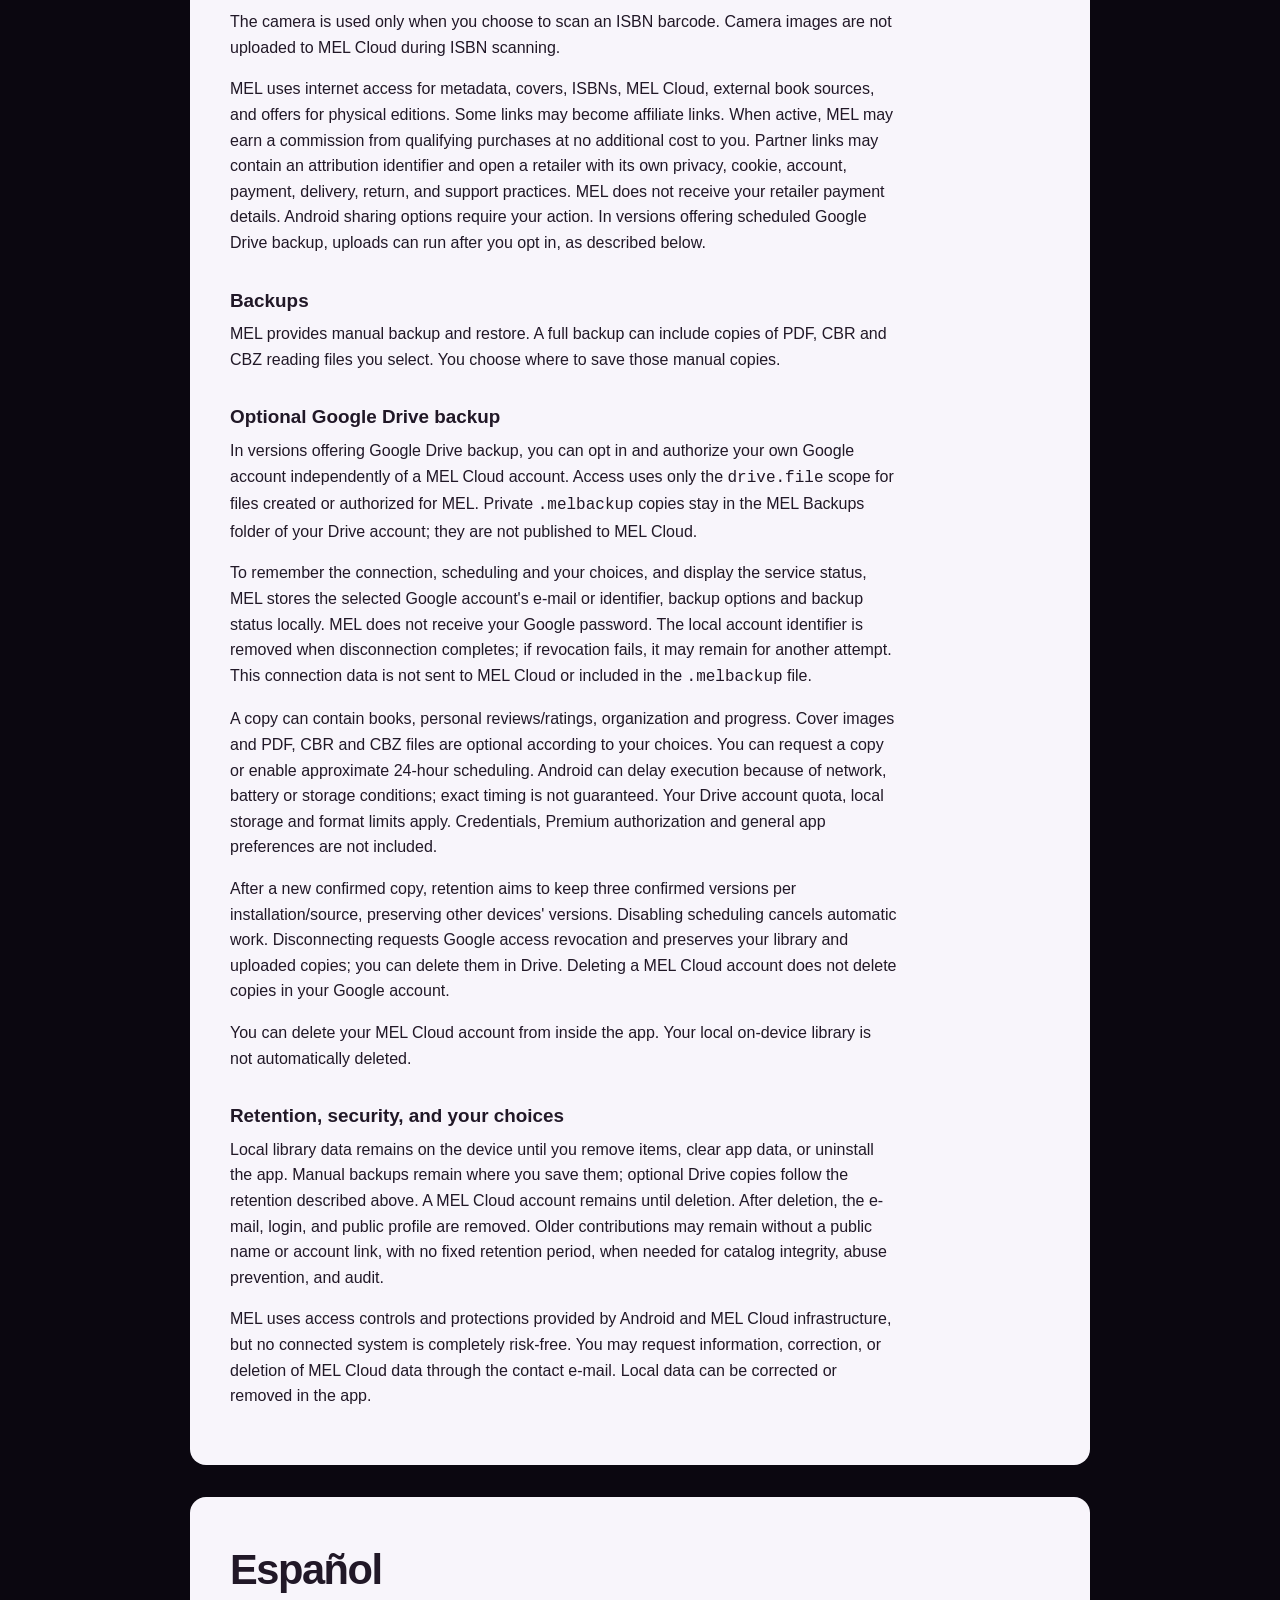
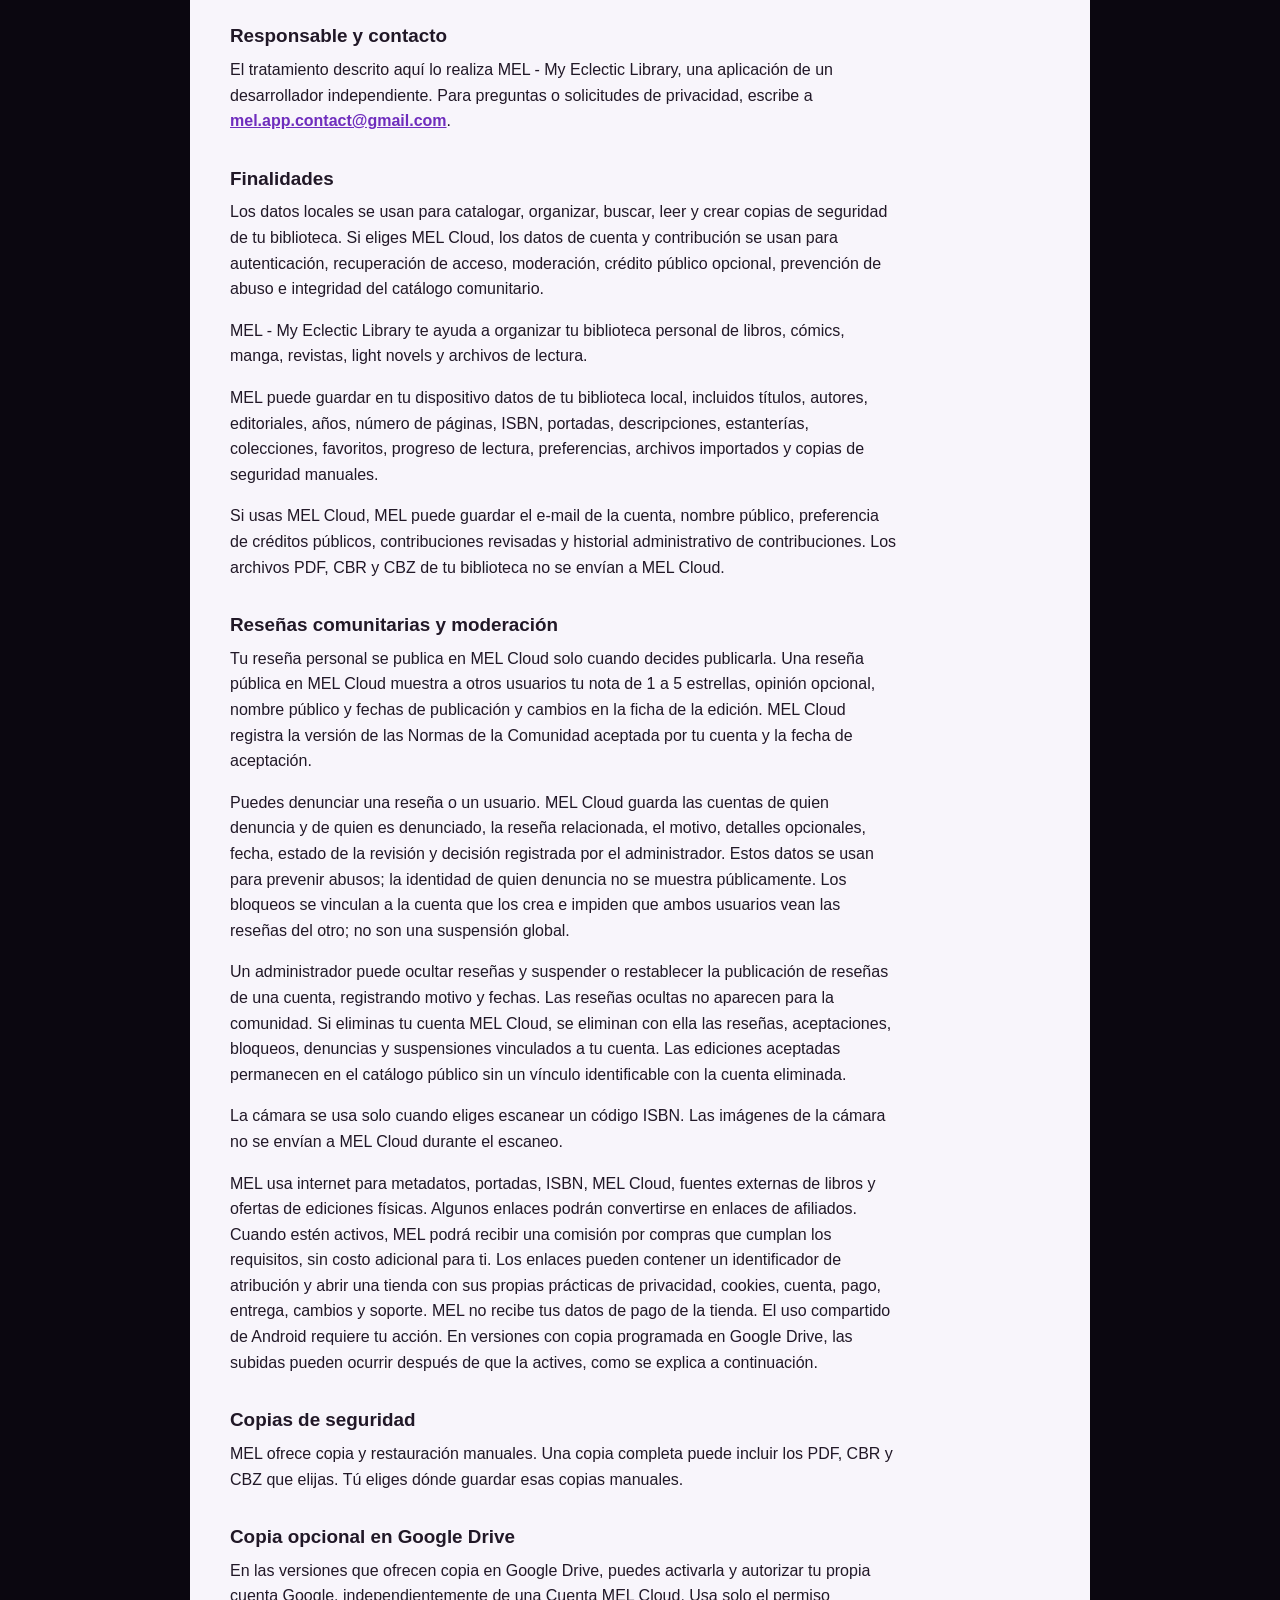
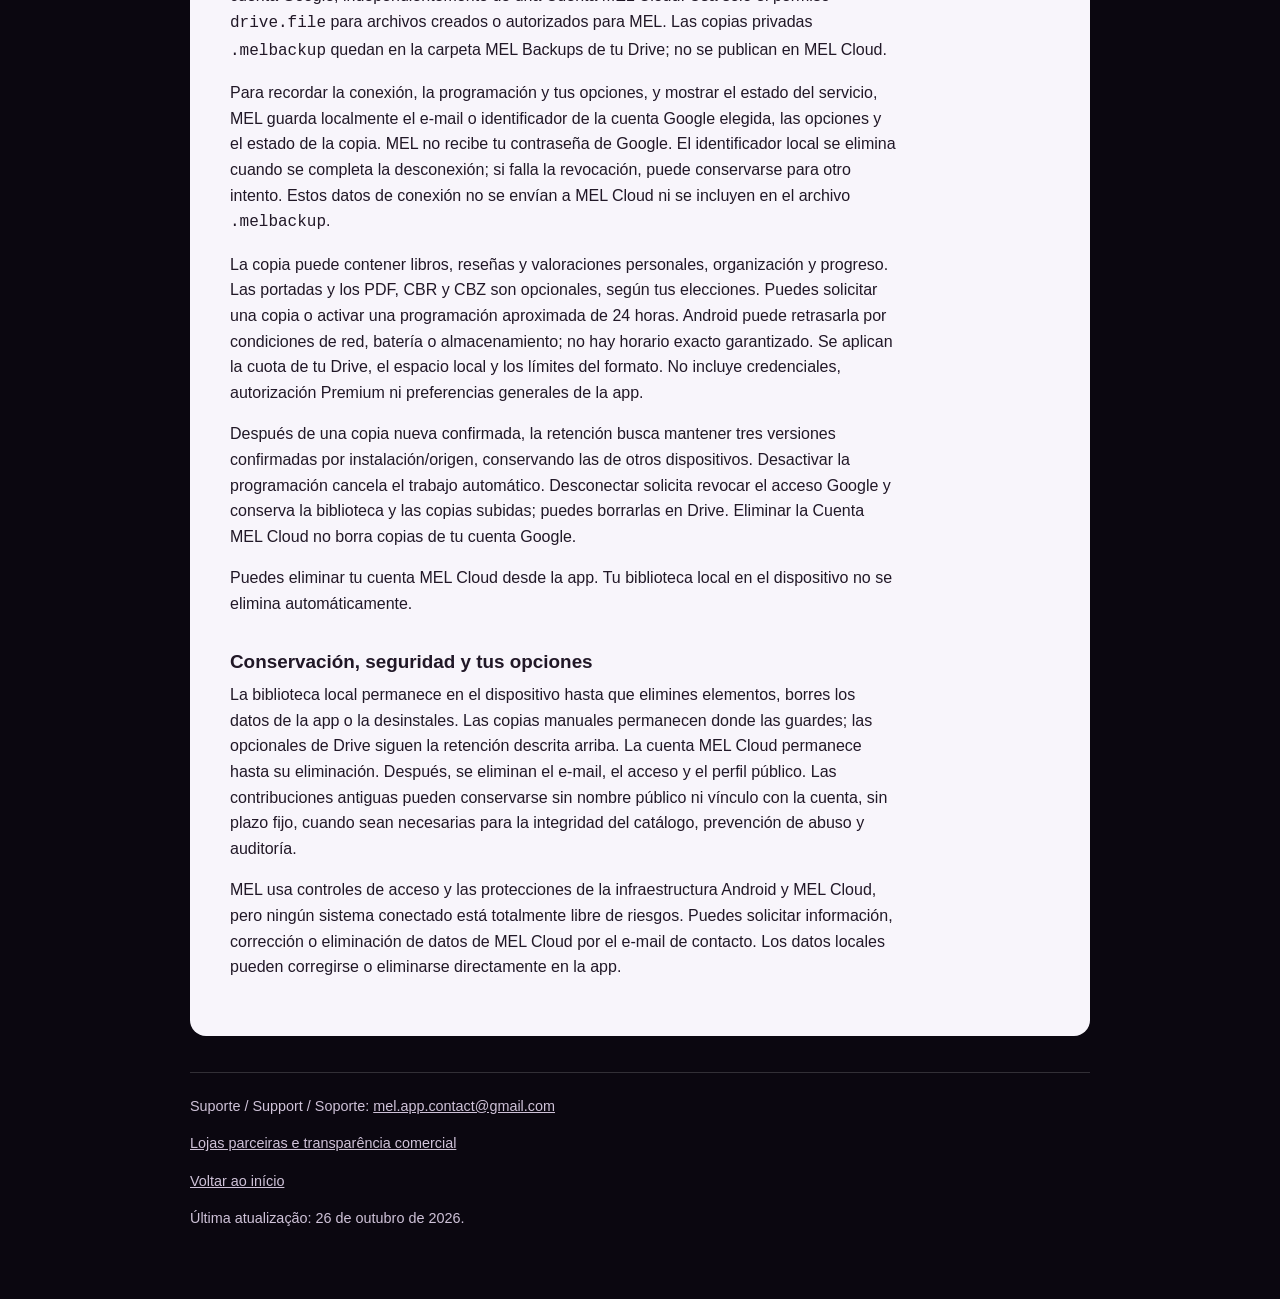
<file: privacy.html>
<!doctype html>
<html lang="pt-BR">
  <head>
    <meta charset="utf-8" />
    <meta name="viewport" content="width=device-width, initial-scale=1" />
    <title>Política de Privacidade - MEL</title>
    <meta name="description" content="Política de Privacidade do MEL." />
    <link rel="stylesheet" href="styles.css?v=20260807-4" />
  </head>
  <body>
    <main class="shell">
      <section class="hero">
        <p class="eyebrow">MEL - My Eclectic Library</p>
        <h1>Política de Privacidade</h1>
        <p class="lead">
          Esta página explica quais dados o MEL pode armazenar, quando a MEL
          Cloud é usada e quais controles ficam disponíveis para o usuário.
        </p>
      </section>

      <section class="card">
        <h2>Português</h2>
        <h3>Responsável e contato</h3>
        <p>
          O tratamento de dados descrito nesta política é realizado pelo MEL -
          My Eclectic Library, aplicativo de desenvolvedor independente. Para
          dúvidas ou solicitações sobre privacidade, escreva para
          <a href="mailto:mel.app.contact@gmail.com">mel.app.contact@gmail.com</a>.
        </p>

        <h3>Finalidades</h3>
        <p>
          Os dados locais servem para cadastrar, organizar, buscar, ler e fazer
          backup da biblioteca. Quando você escolhe usar a MEL Cloud, os dados
          de conta e contribuição servem para autenticação, recuperação de
          acesso, moderação, crédito público opcional, prevenção de abuso e
          integridade do catálogo comunitário.
        </p>

        <h3>Dados que o MEL pode armazenar no aparelho</h3>
        <ul>
          <li>Livros adicionados à biblioteca.</li>
          <li>Títulos, autores, editoras, anos, páginas, ISBNs, capas, descrições e idioma.</li>
          <li>Estantes, coleções, subcoleções, favoritos e progresso de leitura.</li>
          <li>Preferências de tema, idioma, cores, dicas e configurações.</li>
          <li>Arquivos PDF, CBR e CBZ importados quando você escolhe salvar uma cópia no app.</li>
          <li>Backups exportados manualmente por você.</li>
        </ul>

        <h3>Dados que a MEL Cloud pode armazenar</h3>
        <ul>
          <li>E-mail da conta.</li>
          <li>Nome público escolhido por você.</li>
          <li>Preferência de exibir ou ocultar seu nome nos créditos públicos.</li>
          <li>Contribuições revisadas de metadados, capas, descrições, autores, ISBNs e outros dados de livros.</li>
          <li>Histórico administrativo necessário para revisar, aceitar, rejeitar ou auditar contribuições.</li>
        </ul>

        <p>
          Arquivos PDF, CBR e CBZ da sua biblioteca não são enviados para a MEL
          Cloud.
        </p>

        <h3>Avaliações da comunidade e moderação</h3>
        <p>
          Sua avaliação pessoal só é publicada na MEL Cloud quando você escolhe publicá-la.
          Ao publicar na MEL Cloud, a nota (de 1 a 5 estrelas), a opinião
          opcional, seu nome público e as datas da publicação e das alterações
          ficam disponíveis para outros usuários na ficha da edição. O MEL
          registra a versão das Diretrizes da Comunidade aceita por sua conta
          e a data do aceite antes da primeira publicação nessa versão.
        </p>
        <p>
          Você pode denunciar uma avaliação ou um usuário. A MEL Cloud guarda a
          conta de quem denunciou e de quem foi denunciado, a avaliação
          relacionada, o motivo, detalhes opcionais, a data, o estado da análise
          e a decisão registrada pelo administrador. Esses dados de denúncia
          são usados para prevenir abuso e não mostram publicamente a identidade
          de quem denunciou. Bloqueios entre usuários ficam associados à conta
          de quem bloqueou e impedem que as avaliações de ambos sejam mostradas
          um ao outro; não são uma suspensão global.
        </p>
        <p>
          O administrador pode ocultar avaliações e suspender ou restabelecer a
          publicação de avaliações de uma conta, com motivo e datas registrados.
          Avaliações ocultas deixam de aparecer para a comunidade. Se você
          excluir sua conta MEL Cloud, avaliações, aceites, bloqueios, denúncias
          e suspensões vinculados à conta são removidos junto com ela. As fichas
          de edições já aceitas no catálogo comunitário permanecem, sem vínculo
          identificável com a conta excluída.
        </p>

        <h3>Câmera</h3>
        <p>
          O MEL usa a câmera somente quando você escolhe escanear um código
          ISBN. As imagens da câmera não são enviadas para a MEL Cloud durante o
          escaneamento de ISBN.
        </p>

        <h3>Internet, fontes externas e compartilhamento</h3>
        <p>
          O MEL usa internet para buscar metadados, capas, ISBNs, resultados da
          MEL Cloud, fontes externas de livros e ofertas de edições físicas.
          Algumas buscas e links podem abrir sites ou aplicativos externos de
          pesquisa ou comércio. Esses serviços não se tornam parceiros do MEL
          apenas por aparecerem como destino de uma busca.
        </p>
        <p>
          Alguns links poderão ser de associados. Quando estiverem ativos, o
          MEL poderá receber comissão por compras qualificadas, sem custo
          adicional para você. Esses links poderão conter um identificador de
          atribuição do parceiro. A loja escolhida possui suas próprias práticas
          de privacidade, cookies,
          conta, pagamento, entrega, troca e suporte. O MEL não recebe os seus
          dados de pagamento da loja.
        </p>
        <p>
          Você pode compartilhar textos, capas, listas, imagens e pacotes MEL
          usando as opções do Android. Essas opções dependem da sua ação.
          Nas versões com backup agendado no Google Drive, os envios podem ocorrer
          após sua ativação, conforme a seção de backups abaixo.
        </p>

        <h3>Backups</h3>
        <p>
          O MEL possui backup e restauração manuais. Backups podem conter dados
          da biblioteca e, se você escolher backup completo, cópias de arquivos
          PDF, CBR e CBZ salvos no app. Você escolhe onde salvar e guardar esses
          arquivos.
        </p>

        <h3>Backup opcional no Google Drive</h3>
        <p>
          Nas versões que oferecem backup no Google Drive, você pode ativar a
          opção e autorizar sua própria conta Google, independentemente de ter
          uma Conta MEL Cloud. O acesso usa apenas o escopo <code>drive.file</code>
          para arquivos criados ou autorizados para o MEL. As cópias privadas
          <code>.melbackup</code> ficam na pasta MEL Backups da sua conta Drive;
          não são publicadas na MEL Cloud.
        </p>
        <p>
          Para lembrar a conexão, o agendamento e suas escolhas, e mostrar o
          estado do serviço, o MEL guarda localmente o e-mail ou identificação
          da conta Google escolhida, opções e estado do backup. O MEL não recebe
          sua senha Google. A identificação local é removida quando a desconexão
          é concluída; se a revogação falhar, ela pode permanecer para uma nova
          tentativa. Esses dados de conexão não são enviados à MEL Cloud nem
          incluídos no arquivo <code>.melbackup</code>.
        </p>
        <p>
          A cópia pode conter livros, resenhas e avaliações locais, organização
          e progresso. Capas e arquivos PDF, CBR e CBZ são opcionais, conforme
          suas escolhas. Você pode solicitar uma cópia ou ativar o agendamento
          aproximado de 24 horas. O Android pode adiar a execução por condições
          de rede, bateria ou armazenamento; não há garantia de horário exato.
          Aplicam-se a quota da sua conta Drive, o espaço local e os limites do
          formato. Credenciais, autorização Premium e preferências gerais do
          app não fazem parte do arquivo.
        </p>
        <p>
          Após uma nova cópia confirmada, a retenção busca manter três versões
          confirmadas por instalação/origem, sem apagar versões de outros
          aparelhos. Desativar o agendamento cancela o trabalho automático.
          Desconectar solicita a revogação do acesso Google e mantém a biblioteca
          e as cópias já enviadas; você pode excluí-las pelo Drive. Excluir a
          Conta MEL Cloud não exclui as cópias na sua conta Google.
        </p>

        <h3>Exclusão de conta</h3>
        <p>
          Você pode excluir sua conta MEL Cloud pelo app. A exclusão remove a
          sessão local e solicita a remoção dos dados de conta da MEL Cloud
          conforme o fluxo disponível no app. Sua biblioteca local no aparelho
          não é apagada automaticamente.
        </p>

        <h3>Retenção, segurança e direitos</h3>
        <p>
          A biblioteca local permanece no aparelho até você apagar itens, limpar
          os dados do app ou desinstalá-lo. Backups manuais permanecem onde você
          decidiu salvá-los; cópias opcionais no Drive seguem a retenção descrita
          acima. A Conta MEL Cloud permanece até ser excluída. Após a
          exclusão, e-mail, login e perfil público são removidos; contribuições
          antigas podem ser mantidas sem nome público e sem vínculo com a conta,
          sem prazo fixo, quando necessárias para integridade do catálogo,
          prevenção de abuso e auditoria.
        </p>
        <p>
          O MEL usa controles de acesso e as proteções fornecidas pela
          infraestrutura Android e MEL Cloud, mas nenhum sistema conectado é
          totalmente imune a riscos. Você pode solicitar informação, correção
          ou exclusão de dados da MEL Cloud pelo e-mail de contato. Os dados
          locais podem ser corrigidos ou apagados diretamente no app.
        </p>
      </section>

      <section class="card language-block" lang="en">
        <h2>English</h2>
        <h3>Controller and contact</h3>
        <p>
          The data processing described here is carried out by MEL - My Eclectic
          Library, an independent developer app. For privacy questions or
          requests, e-mail
          <a href="mailto:mel.app.contact@gmail.com">mel.app.contact@gmail.com</a>.
        </p>
        <h3>Purposes</h3>
        <p>
          Local data is used to catalog, organize, search, read, and back up your
          library. If you choose MEL Cloud, account and contribution data is used
          for authentication, access recovery, moderation, optional public
          credit, abuse prevention, and community catalog integrity.
        </p>
        <p>
          MEL - My Eclectic Library helps you organize your personal library of
          books, comics, manga, magazines, light novels, and reading files.
        </p>
        <p>
          MEL may store your local library data on your device, including
          titles, authors, publishers, years, page counts, ISBNs, covers,
          descriptions, shelves, collections, favorites, reading progress,
          preferences, imported reading files, and manual backups.
        </p>
        <p>
          If you use MEL Cloud, MEL may store your account e-mail, public
          display name, public-credit preference, reviewed metadata/cover
          contributions, and administrative contribution history. PDF, CBR, and
          CBZ files from your library are not uploaded to MEL Cloud.
        </p>
        <h3>Community reviews and moderation</h3>
        <p>
          A personal review is published to MEL Cloud only when you choose to
          publish it. A public MEL Cloud review shows other users your 1–5 star rating,
          optional opinion, public display name, and publication/update dates
          on the edition page. MEL Cloud records the version of the Community
          Guidelines accepted by your account and when you accepted it.
        </p>
        <p>
          You can report a review or user. MEL Cloud stores the reporter and
          reported accounts, related review, reason, optional details, date,
          review status, and the administrator's recorded decision. Reports are
          used to prevent abuse; the reporter's identity is not displayed
          publicly. User blocks are linked to the blocking account and keep
          both users' reviews from appearing to each other; they are not a
          global suspension.
        </p>
        <p>
          An administrator can hide reviews and suspend or restore an account's
          ability to publish reviews, recording the reason and dates. Hidden
          reviews are not shown to the community. If you delete your MEL Cloud
          account, reviews, guideline acceptances, blocks, reports, and review
          suspensions linked to it are removed with the account. Accepted
          editions remain in the public catalog without an identifiable link
          to the deleted account.
        </p>
        <p>
          The camera is used only when you choose to scan an ISBN barcode.
          Camera images are not uploaded to MEL Cloud during ISBN scanning.
        </p>
        <p>
          MEL uses internet access for metadata, covers, ISBNs, MEL Cloud,
          external book sources, and offers for physical editions. Some links
          may become affiliate links. When active, MEL may earn a commission
          from qualifying purchases at no additional cost to you. Partner links
          may contain an attribution identifier and open a retailer with its own
          privacy, cookie, account, payment, delivery, return, and support practices.
          MEL does not receive your retailer payment details. Android sharing
          options require your action. In versions offering scheduled Google
          Drive backup, uploads can run after you opt in, as described below.
        </p>
        <h3>Backups</h3>
        <p>
          MEL provides manual backup and restore. A full backup can include
          copies of PDF, CBR and CBZ reading files you select. You choose where
          to save those manual copies.
        </p>
        <h3>Optional Google Drive backup</h3>
        <p>
          In versions offering Google Drive backup, you can opt in and authorize
          your own Google account independently of a MEL Cloud account. Access
          uses only the <code>drive.file</code> scope for files created or
          authorized for MEL. Private <code>.melbackup</code> copies stay in the
          MEL Backups folder of your Drive account; they are not published to
          MEL Cloud.
        </p>
        <p>
          To remember the connection, scheduling and your choices, and display
          the service status, MEL stores the selected Google account's e-mail
          or identifier, backup options and backup status locally. MEL does not
          receive your Google password. The local account identifier is removed
          when disconnection completes; if revocation fails, it may remain for
          another attempt. This connection data is not sent to MEL Cloud or
          included in the <code>.melbackup</code> file.
        </p>
        <p>
          A copy can contain books, personal reviews/ratings, organization and
          progress. Cover images and PDF, CBR and CBZ files are optional according
          to your choices. You can request a copy or enable approximate 24-hour
          scheduling. Android can delay execution because of network, battery
          or storage conditions; exact timing is not guaranteed. Your Drive
          account quota, local storage and format limits apply. Credentials,
          Premium authorization and general app preferences are not included.
        </p>
        <p>
          After a new confirmed copy, retention aims to keep three confirmed
          versions per installation/source, preserving other devices' versions.
          Disabling scheduling cancels automatic work. Disconnecting requests
          Google access revocation and preserves your library and uploaded
          copies; you can delete them in Drive. Deleting a MEL Cloud account
          does not delete copies in your Google account.
        </p>
        <p>
          You can delete your MEL Cloud account from inside the app. Your local
          on-device library is not automatically deleted.
        </p>
        <h3>Retention, security, and your choices</h3>
        <p>
          Local library data remains on the device until you remove items, clear
          app data, or uninstall the app. Manual backups remain where you save
          them; optional Drive copies follow the retention described above. A
          MEL Cloud account remains until deletion. After deletion, the e-mail,
          login, and public profile are removed. Older contributions may remain
          without a public name or account link, with no fixed retention period,
          when needed for catalog integrity, abuse prevention, and audit.
        </p>
        <p>
          MEL uses access controls and protections provided by Android and MEL
          Cloud infrastructure, but no connected system is completely risk-free.
          You may request information, correction, or deletion of MEL Cloud data
          through the contact e-mail. Local data can be corrected or removed in
          the app.
        </p>
      </section>

      <section class="card language-block" lang="es">
        <h2>Español</h2>
        <h3>Responsable y contacto</h3>
        <p>
          El tratamiento descrito aquí lo realiza MEL - My Eclectic Library, una
          aplicación de un desarrollador independiente. Para preguntas o
          solicitudes de privacidad, escribe a
          <a href="mailto:mel.app.contact@gmail.com">mel.app.contact@gmail.com</a>.
        </p>
        <h3>Finalidades</h3>
        <p>
          Los datos locales se usan para catalogar, organizar, buscar, leer y
          crear copias de seguridad de tu biblioteca. Si eliges MEL Cloud, los
          datos de cuenta y contribución se usan para autenticación, recuperación
          de acceso, moderación, crédito público opcional, prevención de abuso e
          integridad del catálogo comunitario.
        </p>
        <p>
          MEL - My Eclectic Library te ayuda a organizar tu biblioteca personal
          de libros, cómics, manga, revistas, light novels y archivos de
          lectura.
        </p>
        <p>
          MEL puede guardar en tu dispositivo datos de tu biblioteca local,
          incluidos títulos, autores, editoriales, años, número de páginas,
          ISBN, portadas, descripciones, estanterías, colecciones, favoritos,
          progreso de lectura, preferencias, archivos importados y copias de
          seguridad manuales.
        </p>
        <p>
          Si usas MEL Cloud, MEL puede guardar el e-mail de la cuenta, nombre
          público, preferencia de créditos públicos, contribuciones revisadas y
          historial administrativo de contribuciones. Los archivos PDF, CBR y
          CBZ de tu biblioteca no se envían a MEL Cloud.
        </p>
        <h3>Reseñas comunitarias y moderación</h3>
        <p>
          Tu reseña personal se publica en MEL Cloud solo cuando decides
          publicarla. Una reseña pública en MEL Cloud muestra a otros usuarios
          tu nota de 1 a 5 estrellas, opinión opcional, nombre público y fechas
          de publicación y cambios en la ficha de la edición. MEL Cloud registra
          la versión de las Normas de la Comunidad aceptada por tu cuenta y la
          fecha de aceptación.
        </p>
        <p>
          Puedes denunciar una reseña o un usuario. MEL Cloud guarda las
          cuentas de quien denuncia y de quien es denunciado, la reseña
          relacionada, el motivo, detalles opcionales, fecha, estado de la
          revisión y decisión registrada por el administrador. Estos datos se
          usan para prevenir abusos; la identidad de quien denuncia no se
          muestra públicamente. Los bloqueos se vinculan a la cuenta que los
          crea e impiden que ambos usuarios vean las reseñas del otro; no son
          una suspensión global.
        </p>
        <p>
          Un administrador puede ocultar reseñas y suspender o restablecer la
          publicación de reseñas de una cuenta, registrando motivo y fechas.
          Las reseñas ocultas no aparecen para la comunidad. Si eliminas tu
          cuenta MEL Cloud, se eliminan con ella las reseñas, aceptaciones,
          bloqueos, denuncias y suspensiones vinculados a tu cuenta. Las
          ediciones aceptadas permanecen en el catálogo público sin un vínculo
          identificable con la cuenta eliminada.
        </p>
        <p>
          La cámara se usa solo cuando eliges escanear un código ISBN. Las
          imágenes de la cámara no se envían a MEL Cloud durante el escaneo.
        </p>
        <p>
          MEL usa internet para metadatos, portadas, ISBN, MEL Cloud, fuentes
          externas de libros y ofertas de ediciones físicas. Algunos enlaces
          podrán convertirse en enlaces de afiliados. Cuando estén activos,
          MEL podrá recibir una comisión por compras que cumplan los requisitos,
          sin costo adicional para ti. Los enlaces pueden contener un
          identificador de atribución y abrir una tienda con
          sus propias prácticas de privacidad, cookies, cuenta, pago, entrega,
          cambios y soporte. MEL no recibe tus datos de pago de la tienda. El
          uso compartido de Android requiere tu acción. En versiones con copia
          programada en Google Drive, las subidas pueden ocurrir después de que
          la actives, como se explica a continuación.
        </p>
        <h3>Copias de seguridad</h3>
        <p>
          MEL ofrece copia y restauración manuales. Una copia completa puede
          incluir los PDF, CBR y CBZ que elijas. Tú eliges dónde guardar esas
          copias manuales.
        </p>
        <h3>Copia opcional en Google Drive</h3>
        <p>
          En las versiones que ofrecen copia en Google Drive, puedes activarla
          y autorizar tu propia cuenta Google, independientemente de una Cuenta
          MEL Cloud. Usa solo el permiso <code>drive.file</code> para archivos
          creados o autorizados para MEL. Las copias privadas
          <code>.melbackup</code> quedan en la carpeta MEL Backups de tu Drive;
          no se publican en MEL Cloud.
        </p>
        <p>
          Para recordar la conexión, la programación y tus opciones, y mostrar
          el estado del servicio, MEL guarda localmente el e-mail o identificador
          de la cuenta Google elegida, las opciones y el estado de la copia. MEL
          no recibe tu contraseña de Google. El identificador local se elimina
          cuando se completa la desconexión; si falla la revocación, puede
          conservarse para otro intento. Estos datos de conexión no se envían a
          MEL Cloud ni se incluyen en el archivo <code>.melbackup</code>.
        </p>
        <p>
          La copia puede contener libros, reseñas y valoraciones personales,
          organización y progreso. Las portadas y los PDF, CBR y CBZ son
          opcionales, según tus elecciones. Puedes solicitar una copia o activar
          una programación aproximada de 24 horas. Android puede retrasarla por
          condiciones de red, batería o almacenamiento; no hay horario exacto
          garantizado. Se aplican la cuota de tu Drive, el espacio local y los
          límites del formato. No incluye credenciales, autorización Premium ni
          preferencias generales de la app.
        </p>
        <p>
          Después de una copia nueva confirmada, la retención busca mantener
          tres versiones confirmadas por instalación/origen, conservando las de
          otros dispositivos. Desactivar la programación cancela el trabajo
          automático. Desconectar solicita revocar el acceso Google y conserva
          la biblioteca y las copias subidas; puedes borrarlas en Drive.
          Eliminar la Cuenta MEL Cloud no borra copias de tu cuenta Google.
        </p>
        <p>
          Puedes eliminar tu cuenta MEL Cloud desde la app. Tu biblioteca local
          en el dispositivo no se elimina automáticamente.
        </p>
        <h3>Conservación, seguridad y tus opciones</h3>
        <p>
          La biblioteca local permanece en el dispositivo hasta que elimines
          elementos, borres los datos de la app o la desinstales. Las copias
          manuales permanecen donde las guardes; las opcionales de Drive siguen
          la retención descrita arriba. La cuenta MEL Cloud permanece
          hasta su eliminación. Después, se eliminan el e-mail, el acceso y el
          perfil público. Las contribuciones antiguas pueden conservarse sin
          nombre público ni vínculo con la cuenta, sin plazo fijo, cuando sean
          necesarias para la integridad del catálogo, prevención de abuso y
          auditoría.
        </p>
        <p>
          MEL usa controles de acceso y las protecciones de la infraestructura
          Android y MEL Cloud, pero ningún sistema conectado está totalmente
          libre de riesgos. Puedes solicitar información, corrección o
          eliminación de datos de MEL Cloud por el e-mail de contacto. Los datos
          locales pueden corregirse o eliminarse directamente en la app.
        </p>
      </section>

      <footer class="footer">
        <p>
          Suporte / Support / Soporte:
          <a href="mailto:mel.app.contact@gmail.com">mel.app.contact@gmail.com</a>
        </p>
        <p><a href="partners.html">Lojas parceiras e transparência comercial</a></p>
        <p><a href="index.html">Voltar ao início</a></p>
        <p>Última atualização: 26 de outubro de 2026.</p>
      </footer>
    </main>
  </body>
</html>
</file>
<file: styles.css>
:root {
  color-scheme: dark;
  --ink: #0b0710;
  --ink-soft: #160b24;
  --surface: #1d1228;
  --surface-raised: #281936;
  --surface-light: #f8f5fb;
  --text: #fffaff;
  --text-muted: #cfc2d8;
  --text-dark: #211827;
  --text-dark-muted: #63586c;
  --line: rgba(255, 255, 255, 0.16);
  --line-dark: #ded2e8;
  --purple: #9c63f4;
  --purple-deep: #6f2dbd;
  --magenta: #ed2a8d;
  --orange: #ff8a1f;
  --teal: #00bfae;
  --focus: #ffcf66;
  --radius-sm: 12px;
  --radius-md: 16px;
  --radius-lg: 28px;
  --shadow-phone: 18px 28px 70px rgba(0, 0, 0, 0.48);
  --shadow-lift: 10px 16px 36px rgba(0, 0, 0, 0.3);
  --ease-out: cubic-bezier(0.16, 1, 0.3, 1);
}

* {
  box-sizing: border-box;
}

html {
  overflow-x: clip;
  background: var(--ink);
  scroll-behavior: smooth;
}

body {
  margin: 0;
  overflow-x: hidden;
  background: var(--ink);
  color: var(--text);
  font-family: "Segoe UI", Roboto, Helvetica, Arial, sans-serif;
  font-size: 1rem;
  line-height: 1.6;
  -webkit-font-smoothing: antialiased;
}

img {
  display: block;
  max-width: 100%;
}

a {
  color: inherit;
}

p,
ul,
ol {
  margin-top: 0;
}

h1,
h2,
h3 {
  margin-top: 0;
  text-wrap: balance;
}

h1 {
  font-size: clamp(3.1rem, 8vw, 6rem);
  font-weight: 800;
  letter-spacing: -0.04em;
  line-height: 0.94;
}

h2 {
  font-size: clamp(2rem, 5vw, 3.8rem);
  font-weight: 760;
  letter-spacing: -0.035em;
  line-height: 1.02;
}

h3 {
  font-size: clamp(1.35rem, 2.4vw, 2rem);
  line-height: 1.15;
}

.skip-link {
  position: fixed;
  top: 10px;
  left: 10px;
  z-index: 100;
  transform: translateY(-150%);
  border-radius: 8px;
  background: var(--focus);
  color: #1b1200;
  font-weight: 800;
  padding: 10px 14px;
}

.skip-link:focus {
  transform: translateY(0);
}

:focus-visible {
  outline: 3px solid var(--focus);
  outline-offset: 4px;
}

.site-header {
  position: relative;
  z-index: 20;
  border-bottom: 1px solid var(--line);
  background: rgba(11, 7, 16, 0.94);
}

.site-header__inner,
.site-footer,
.hero,
.format-strip,
.journey,
.themes,
.privacy-split,
.partners-preview,
.faq,
.contact,
.legal-main {
  width: min(1180px, calc(100% - 40px));
  margin-inline: auto;
}

.site-header__inner {
  min-height: 78px;
  display: flex;
  align-items: center;
  justify-content: space-between;
  gap: 28px;
}

.brand {
  display: inline-flex;
  align-items: center;
  gap: 12px;
  text-decoration: none;
}

.brand img {
  border-radius: 10px;
}

.brand span {
  display: grid;
  line-height: 1.05;
}

.brand strong {
  font-size: 1.05rem;
  letter-spacing: 0.08em;
}

.brand small {
  margin-top: 5px;
  color: var(--text-muted);
  font-size: 0.73rem;
}

.site-nav {
  display: flex;
  align-items: center;
  gap: clamp(16px, 3vw, 32px);
}

.site-nav a {
  min-height: 48px;
  display: inline-flex;
  align-items: center;
  color: var(--text-muted);
  font-size: 0.9rem;
  font-weight: 700;
  text-decoration: none;
}

.site-nav a:hover,
.site-nav a[aria-current="page"] {
  color: var(--text);
}

.home-hero {
  position: relative;
  min-height: 750px;
  display: grid;
  grid-template-columns: minmax(0, 1.1fr) minmax(330px, 0.8fr);
  align-items: center;
  gap: clamp(40px, 7vw, 110px);
  padding-block: clamp(72px, 10vw, 128px);
}

.home-hero::before {
  content: "";
  position: absolute;
  inset: 0 46% 0 calc(50% - 50vw);
  z-index: -2;
  background:
    linear-gradient(90deg, rgba(11, 7, 16, 0.15), var(--ink) 92%),
    url("assets/mel-feature-graphic-1024x500-wide.png") center / cover no-repeat;
  filter: saturate(0.75);
  opacity: 0.34;
}

.hero__glow {
  position: absolute;
  top: 7%;
  right: -24vw;
  z-index: -1;
  width: 66vw;
  height: 66vw;
  max-width: 870px;
  max-height: 870px;
  border-radius: 50%;
  background: conic-gradient(from 220deg, var(--purple), var(--magenta), var(--orange), var(--teal), var(--purple));
  opacity: 0.2;
  filter: blur(80px);
}

.hero__content {
  position: relative;
  z-index: 2;
}

.status {
  width: fit-content;
  display: inline-flex;
  align-items: center;
  gap: 9px;
  margin-bottom: 28px;
  border: 1px solid rgba(255, 255, 255, 0.22);
  border-radius: 999px;
  background: rgba(255, 255, 255, 0.07);
  color: #ede3f4;
  font-size: 0.82rem;
  font-weight: 750;
  padding: 8px 13px;
}

.status span {
  width: 8px;
  height: 8px;
  border-radius: 50%;
  background: var(--orange);
  box-shadow: 2px 3px 9px rgba(255, 138, 31, 0.55);
}

.home-hero h1 {
  max-width: 760px;
  margin-bottom: 26px;
}

.home-hero h1 em {
  display: block;
  margin-top: 0.16em;
  color: #cba9ff;
  font-size: 0.52em;
  font-style: normal;
  line-height: 1.08;
}

.lead {
  max-width: 66ch;
  color: var(--text-muted);
  font-size: clamp(1.08rem, 1.7vw, 1.3rem);
  line-height: 1.55;
}

.button-row {
  display: flex;
  flex-wrap: wrap;
  gap: 12px;
  margin-top: 32px;
}

.button {
  min-height: 50px;
  display: inline-flex;
  align-items: center;
  justify-content: center;
  border: 1px solid transparent;
  border-radius: 999px;
  background: var(--purple);
  box-shadow: 4px 7px 18px rgba(111, 45, 189, 0.32);
  color: #12091c;
  font-weight: 850;
  line-height: 1.2;
  padding: 12px 22px;
  text-align: center;
  text-decoration: none;
  transition: transform 180ms var(--ease-out), box-shadow 180ms var(--ease-out), background-color 180ms ease;
}

.button:hover {
  transform: translateY(-2px);
  box-shadow: 7px 11px 24px rgba(111, 45, 189, 0.42);
  background: #b389f6;
}

.button:active {
  transform: translateY(1px);
}

.button--quiet {
  border-color: rgba(255, 255, 255, 0.32);
  background: rgba(255, 255, 255, 0.05);
  box-shadow: none;
  color: var(--text);
}

.button--quiet:hover {
  background: rgba(255, 255, 255, 0.12);
  box-shadow: none;
}

.button--light {
  background: #ffffff;
  box-shadow: 4px 7px 18px rgba(0, 0, 0, 0.2);
  color: #291035;
}

.hero-facts {
  display: flex;
  flex-wrap: wrap;
  gap: 8px 22px;
  margin: 34px 0 0;
  padding: 0;
  color: #b8aabe;
  font-size: 0.85rem;
  list-style: none;
}

.hero-facts li:not(:last-child)::after {
  content: "·";
  margin-left: 22px;
  color: var(--orange);
}

.phone-stage {
  position: relative;
  width: min(100%, 320px);
  justify-self: center;
  margin: 0;
  padding: 20px 20px 0;
}

.theme-ribbon {
  position: absolute;
  inset: 12% -20% 20% -20%;
  z-index: -1;
  border-radius: 48% 52% 42% 58%;
  background: linear-gradient(145deg, var(--purple), var(--magenta) 42%, var(--orange) 70%, var(--teal));
  opacity: 0.56;
  transform: rotate(-9deg);
}

.phone-frame {
  overflow: hidden;
  border: 9px solid #211826;
  border-radius: 38px;
  background: #000;
  box-shadow: var(--shadow-phone);
}

.phone-frame img {
  width: 100%;
  height: auto;
  object-fit: contain;
}

.phone-stage figcaption {
  margin: 18px auto 0;
  color: #ad9fb3;
  font-size: 0.76rem;
  line-height: 1.4;
  text-align: center;
}

.format-strip {
  display: grid;
  grid-template-columns: minmax(260px, 0.78fr) minmax(0, 1.22fr);
  align-items: end;
  gap: 60px;
  border-block: 1px solid var(--line);
  padding-block: 54px;
}

.format-strip h2 {
  max-width: 660px;
  margin-bottom: 0;
  font-size: clamp(1.8rem, 3.5vw, 3rem);
}

.format-strip ul {
  display: flex;
  flex-wrap: wrap;
  justify-content: flex-end;
  gap: 10px;
  margin: 0;
  padding: 0;
  list-style: none;
}

.format-strip li {
  border: 1px solid rgba(255, 255, 255, 0.22);
  border-radius: 999px;
  color: #eadff0;
  font-size: 0.9rem;
  font-weight: 750;
  padding: 8px 14px;
}

.section-kicker {
  margin-bottom: 12px;
  color: #c69dff;
  font-size: 0.78rem;
  font-weight: 850;
  letter-spacing: 0.08em;
  text-transform: uppercase;
}

.journey {
  padding-block: clamp(90px, 12vw, 160px);
}

.section-heading {
  max-width: 850px;
  margin-bottom: 72px;
}

.section-heading h2 {
  margin-bottom: 24px;
}

.section-heading > p:last-child {
  max-width: 68ch;
  color: var(--text-muted);
  font-size: 1.08rem;
}

.journey-track {
  position: relative;
  display: grid;
  gap: 32px;
}

.journey-track::before {
  content: "";
  position: absolute;
  top: 42px;
  bottom: 42px;
  left: 32px;
  width: 2px;
  background: linear-gradient(var(--purple), var(--magenta), var(--orange));
}

.journey-step {
  position: relative;
  display: grid;
  grid-template-columns: 64px minmax(0, 1fr) minmax(250px, 0.75fr);
  align-items: center;
  gap: clamp(28px, 5vw, 70px);
  min-height: 390px;
  padding: clamp(28px, 5vw, 64px);
  border-radius: var(--radius-lg);
  background: var(--surface);
}

.journey-step--reverse {
  background: #f6f1fa;
  color: var(--text-dark);
}

.journey-step--reader {
  background: linear-gradient(125deg, #351044, #661047 54%, #9d3b18);
}

.journey-step__number {
  position: relative;
  z-index: 2;
  width: 64px;
  height: 64px;
  display: grid;
  place-items: center;
  border: 2px solid rgba(255, 255, 255, 0.55);
  border-radius: 50%;
  background: #2b173d;
  color: #ffffff;
  font-size: 1.1rem;
  font-weight: 900;
}

.journey-step__copy {
  max-width: 62ch;
}

.journey-step__copy h3 {
  margin-bottom: 18px;
}

.journey-step__copy p {
  color: var(--text-muted);
}

.journey-step--reverse .journey-step__copy p {
  color: var(--text-dark-muted);
}

.check-list {
  margin: 24px 0 0;
  padding: 0;
  list-style: none;
}

.check-list li {
  position: relative;
  margin: 10px 0;
  padding-left: 27px;
}

.check-list li::before {
  content: "✓";
  position: absolute;
  left: 0;
  color: var(--teal);
  font-weight: 900;
}

.compact-shot {
  width: min(100%, 290px);
  justify-self: center;
  overflow: hidden;
  border: 7px solid #0c090e;
  border-radius: 27px;
  box-shadow: 9px 14px 34px rgba(0, 0, 0, 0.42);
}

.compact-shot img {
  width: 100%;
  height: auto;
  object-fit: contain;
}

.shelf-demo {
  display: grid;
  grid-template-columns: repeat(2, 1fr);
  gap: 12px;
}

.shelf-demo span {
  min-height: 88px;
  display: flex;
  align-items: flex-end;
  border-radius: 10px 10px 4px 4px;
  background: #24102f;
  box-shadow: 5px 9px 0 #d8c5e5;
  color: #ffffff;
  font-weight: 800;
  padding: 16px;
}

.shelf-demo span:nth-child(2) {
  background: #0f7693;
}

.shelf-demo span:nth-child(3) {
  background: #8b4c03;
}

.shelf-demo span:nth-child(4) {
  background: #176b49;
}

.shelf-demo span:last-child {
  grid-column: 1 / -1;
  min-height: 64px;
  background: #a11961;
}

.reader-proof {
  display: grid;
  gap: 12px;
  align-content: center;
  min-height: 220px;
  border-top: 1px solid rgba(255, 255, 255, 0.38);
  border-bottom: 1px solid rgba(255, 255, 255, 0.38);
  padding-block: 32px;
}

.reader-proof strong {
  margin-bottom: 8px;
  font-size: 1.35rem;
}

.reader-proof span {
  color: #f0dcec;
}

.themes {
  display: grid;
  grid-template-columns: minmax(260px, 0.72fr) minmax(0, 1fr);
  align-items: center;
  gap: clamp(50px, 9vw, 120px);
  padding-block: clamp(80px, 11vw, 145px);
}

.themes__visual {
  position: relative;
  width: min(100%, 300px);
  justify-self: center;
}

.themes__visual::before {
  content: "";
  position: absolute;
  inset: 4% -28% 10%;
  z-index: -1;
  background: linear-gradient(150deg, var(--orange), var(--magenta), var(--purple), var(--teal));
  border-radius: 38% 62% 54% 46%;
  filter: blur(2px);
  opacity: 0.8;
  transform: rotate(8deg);
}

.palette-device {
  position: relative;
  width: 100%;
  overflow: hidden;
  border: 8px solid #221728;
  border-radius: 30px;
  background: #fbf8fc;
  color: #211827;
  box-shadow: var(--shadow-phone);
}

.palette-device__bar {
  display: grid;
  grid-template-columns: 36px 1fr 36px;
  align-items: center;
  min-height: 78px;
  background: #ad8bea;
  padding: 10px 14px;
  color: #ffffff;
}

.palette-device__bar svg {
  width: 24px;
  height: 24px;
  justify-self: center;
  fill: none;
  stroke: currentColor;
  stroke-linecap: round;
  stroke-linejoin: round;
  stroke-width: 1.8;
}

.palette-device__bar strong {
  font-size: 0.95rem;
  text-align: center;
}

.palette-device__body {
  display: grid;
  gap: 9px;
  padding: 24px 28px 28px;
}

.theme-swatch {
  display: flex;
  align-items: center;
  justify-content: center;
  min-height: 40px;
  border-radius: 999px;
  color: #ffffff;
  font-size: 0.77rem;
  font-weight: 800;
  letter-spacing: 0.01em;
}

.theme-swatch--red { background: #e9424f; }
.theme-swatch--green { background: #168a5e; }
.theme-swatch--lime { background: #b4d744; color: #1f2710; }
.theme-swatch--blue { background: #3d8ed8; }
.theme-swatch--amber { background: #e8a400; color: #271c00; }
.theme-swatch--petroleum { background: #007f79; }
.theme-swatch--indigo { background: #4f62d9; }
.theme-swatch--sepia { background: #a85f20; }
.theme-swatch--graphite { background: #686165; }

.premium-lock {
  display: grid;
  gap: 3px;
  margin-top: 8px;
  border: 1px dashed #8e7e98;
  border-radius: 12px;
  background: #eee8f1;
  padding: 13px 12px;
  text-align: center;
}

.premium-lock strong {
  color: #55455e;
  font-size: 0.78rem;
}

.premium-lock small {
  color: #75657d;
  font-size: 0.68rem;
}

.themes__copy h2 {
  max-width: 760px;
  margin-bottom: 24px;
}

.themes__copy > p:not(.section-kicker) {
  max-width: 66ch;
  color: var(--text-muted);
  font-size: 1.08rem;
}

.notice {
  max-width: 620px;
  margin-top: 34px;
  border: 1px solid var(--line);
  border-radius: var(--radius-sm);
  background: rgba(255, 255, 255, 0.06);
  padding: 20px 22px;
}

.notice strong {
  display: block;
  margin-bottom: 6px;
  color: #ffffff;
}

.notice p {
  margin: 0;
  color: var(--text-muted);
}

.notice--planned strong {
  color: #ffbc77;
}

.privacy-split {
  display: grid;
  grid-template-columns: minmax(0, 0.85fr) minmax(330px, 1.15fr);
  gap: clamp(48px, 8vw, 110px);
  padding-block: clamp(80px, 10vw, 130px);
  border-top: 1px solid var(--line);
}

.privacy-split__intro h2 {
  margin-bottom: 24px;
}

.privacy-split__intro > p:not(.section-kicker) {
  color: var(--text-muted);
}

.text-link {
  min-height: 48px;
  display: inline-flex;
  align-items: center;
  gap: 10px;
  margin-top: 16px;
  color: #d8bdff;
  font-weight: 800;
  text-underline-offset: 5px;
}

.text-link span {
  color: var(--orange);
  font-size: 1.25rem;
}

.data-map {
  display: grid;
  grid-template-columns: repeat(2, 1fr);
  gap: 16px;
}

.data-map__lane {
  display: grid;
  align-content: start;
  gap: 16px;
  border-radius: var(--radius-md);
  background: var(--surface-raised);
  box-shadow: var(--shadow-lift);
  padding: 30px;
}

.data-map__lane strong {
  margin-bottom: 14px;
  color: #d8bdff;
  font-size: 1.2rem;
}

.data-map__lane span {
  padding-top: 14px;
  border-top: 1px solid var(--line);
  color: var(--text-muted);
}

.data-map__lane--cloud {
  background: #123634;
}

.data-map__lane--cloud strong {
  color: #6fe7d9;
}

.partners-preview {
  display: grid;
  grid-template-columns: minmax(0, 0.95fr) minmax(0, 1.05fr);
  gap: clamp(40px, 8vw, 100px);
  margin-bottom: clamp(80px, 12vw, 150px);
  border-radius: var(--radius-lg);
  background: linear-gradient(125deg, #5f1b75, #a71d67 52%, #d65b12);
  box-shadow: 12px 20px 60px rgba(0, 0, 0, 0.34);
  padding: clamp(34px, 6vw, 74px);
}

.partners-preview .section-kicker,
.partners-preview__copy p {
  color: #fff0fb;
}

.partners-preview h2 {
  margin-bottom: 0;
  font-size: clamp(2rem, 4vw, 3.4rem);
}

.partners-preview__copy > p:first-child {
  font-size: 1.08rem;
}

.partner-status {
  margin: 22px 0 28px;
  border-top: 1px solid rgba(255, 255, 255, 0.35);
  border-bottom: 1px solid rgba(255, 255, 255, 0.35);
  padding-block: 16px;
}

.faq {
  padding-bottom: clamp(80px, 11vw, 140px);
}

.section-heading--compact {
  margin-bottom: 40px;
}

.faq-list {
  border-top: 1px solid var(--line);
}

.faq-list details {
  border-bottom: 1px solid var(--line);
  padding: 0;
}

.faq-list summary {
  position: relative;
  min-height: 72px;
  display: flex;
  align-items: center;
  padding: 18px 56px 18px 0;
  cursor: pointer;
  font-size: 1.1rem;
  font-weight: 800;
  list-style: none;
}

.faq-list summary::-webkit-details-marker {
  display: none;
}

.faq-list summary::after {
  content: "+";
  position: absolute;
  right: 10px;
  color: var(--purple);
  font-size: 1.8rem;
  font-weight: 400;
}

.faq-list details[open] summary::after {
  content: "−";
}

.faq-list details p {
  max-width: 72ch;
  margin: 0;
  color: var(--text-muted);
  padding: 0 56px 26px 0;
}

.contact {
  display: grid;
  grid-template-columns: minmax(0, 1fr) minmax(320px, 0.75fr);
  align-items: center;
  gap: 50px;
  border-top: 1px solid var(--line);
  padding-block: clamp(66px, 8vw, 104px);
}

.contact h2 {
  margin-bottom: 0;
}

.contact > div:last-child p {
  color: var(--text-muted);
}

.contact--support {
  padding-top: 0;
  border-top: 0;
}

.site-footer {
  display: grid;
  grid-template-columns: 1fr auto;
  align-items: start;
  gap: 30px 60px;
  border-top: 1px solid var(--line);
  padding-block: 42px 54px;
  color: #ab9bb3;
  font-size: 0.86rem;
}

.brand--footer {
  margin-bottom: 14px;
  color: var(--text);
}

.site-footer p {
  margin-bottom: 0;
}

.site-footer nav {
  display: flex;
  flex-wrap: wrap;
  justify-content: flex-end;
  gap: 10px 24px;
}

.site-footer nav a {
  min-height: 44px;
  display: inline-flex;
  align-items: center;
  color: #d5c8dc;
  font-weight: 700;
  text-underline-offset: 4px;
}

.site-footer__date {
  grid-column: 1 / -1;
}

/* Public policy and account pages */
.shell {
  width: min(900px, calc(100% - 40px));
  margin: 0 auto;
  padding: 48px 0 72px;
}

.shell .hero {
  width: 100%;
  padding: 42px 0 30px;
}

.shell .hero h1 {
  margin-bottom: 20px;
  font-size: clamp(2.6rem, 7vw, 4.6rem);
}

.eyebrow {
  margin-bottom: 12px;
  color: #c69dff;
  font-size: 0.78rem;
  font-weight: 850;
  letter-spacing: 0.08em;
  text-transform: uppercase;
}

.card {
  margin: 20px 0;
  border-radius: var(--radius-md);
  background: var(--surface-light);
  color: var(--text-dark);
  padding: clamp(22px, 5vw, 40px);
}

.card h2 {
  margin: 12px 0 28px;
  font-size: clamp(1.7rem, 4vw, 2.6rem);
}

.card h3 {
  margin: 34px 0 10px;
  font-size: 1.18rem;
}

.card p,
.card li {
  max-width: 75ch;
}

.card a {
  color: var(--purple-deep);
  font-weight: 750;
}

.language-block {
  margin-top: 32px;
}

.footer {
  margin-top: 36px;
  border-top: 1px solid var(--line);
  color: var(--text-muted);
  font-size: 0.9rem;
  padding-top: 22px;
}

/* Partner transparency page */
.legal-main {
  padding-bottom: 100px;
}

.legal-hero {
  width: min(940px, 100%);
  margin: 0;
  padding-block: clamp(72px, 11vw, 140px) clamp(60px, 8vw, 100px);
}

.legal-hero h1 {
  max-width: 15ch;
  margin-bottom: 28px;
  font-size: clamp(3rem, 6.5vw, 5rem);
  letter-spacing: -0.035em;
  line-height: 1.02;
}

.legal-hero--partners {
  position: relative;
}

.legal-hero--partners::after {
  content: "";
  position: absolute;
  right: -34vw;
  bottom: 8%;
  z-index: -1;
  width: 55vw;
  height: 55vw;
  border-radius: 50%;
  background: conic-gradient(var(--purple), var(--magenta), var(--orange), var(--purple));
  filter: blur(90px);
  opacity: 0.18;
}

.partner-status-board {
  display: grid;
  grid-template-columns: minmax(0, 1fr) minmax(300px, 0.85fr);
  gap: clamp(32px, 7vw, 80px);
  border-radius: var(--radius-lg);
  background: var(--surface-light);
  color: var(--text-dark);
  padding: clamp(30px, 6vw, 68px);
}

.status-label {
  display: block;
  margin-bottom: 15px;
  color: var(--purple-deep);
  font-size: 0.78rem;
  font-weight: 850;
  letter-spacing: 0.06em;
  text-transform: uppercase;
}

.partner-status-board h2 {
  margin-bottom: 0;
  font-size: clamp(1.8rem, 4vw, 3rem);
}

.partner-status-board > p {
  align-self: end;
  margin-bottom: 0;
  color: var(--text-dark-muted);
}

.partner-flow {
  padding-block: clamp(90px, 12vw, 150px);
}

.partner-flow ol {
  display: grid;
  grid-template-columns: repeat(4, 1fr);
  gap: 1px;
  margin: 0;
  padding: 0;
  background: var(--line);
  list-style: none;
}

.partner-flow li {
  min-height: 280px;
  display: flex;
  flex-direction: column;
  justify-content: space-between;
  gap: 30px;
  background: var(--ink);
  padding: 28px;
  counter-increment: partner-step;
}

.partner-flow ol {
  counter-reset: partner-step;
}

.partner-flow li::before {
  content: counter(partner-step);
  width: 42px;
  height: 42px;
  display: grid;
  place-items: center;
  border-radius: 50%;
  background: var(--purple-deep);
  font-weight: 900;
}

.partner-flow li strong {
  display: block;
  margin-top: auto;
  font-size: 1.08rem;
  line-height: 1.35;
}

.partner-flow li span {
  color: var(--text-muted);
  font-size: 0.94rem;
}

.truth-grid {
  display: grid;
  grid-template-columns: repeat(2, 1fr);
  gap: 18px;
}

.truth-grid article {
  border-radius: var(--radius-md);
  background: var(--surface);
  padding: clamp(28px, 5vw, 52px);
}

.truth-grid article:last-child {
  background: #123634;
}

.truth-grid h2 {
  font-size: clamp(1.7rem, 3.5vw, 2.8rem);
}

.privacy-split--compact {
  width: 100%;
  margin-top: 110px;
}

.notice--strong {
  align-self: center;
  margin-top: 0;
  background: #4b165a;
  padding: clamp(28px, 5vw, 48px);
}

.disclosure-copy {
  display: grid;
  grid-template-columns: minmax(0, 0.9fr) minmax(0, 1.1fr);
  gap: clamp(40px, 8vw, 100px);
  border-bottom: 1px solid var(--line);
  padding-block: 90px;
}

.disclosure-copy h2 {
  margin-bottom: 0;
  font-size: clamp(1.8rem, 4vw, 3.2rem);
}

.disclosure-copy > div:last-child > p:first-child {
  color: var(--text-muted);
}

.contact--legal {
  width: 100%;
}

@media (max-width: 900px) {
  .site-header__inner {
    flex-wrap: wrap;
    padding-block: 10px 0;
  }

  .site-nav {
    width: 100%;
    display: flex;
    gap: 8px;
    overflow-x: auto;
    border-top: 1px solid var(--line);
    scrollbar-width: thin;
  }

  .site-nav a {
    flex: 0 0 auto;
    min-height: 46px;
    padding-inline: 10px;
  }

  .home-hero {
    grid-template-columns: 1fr;
    padding-top: 78px;
  }

  .home-hero::before {
    inset: 0 calc(50% - 50vw) 48%;
    background:
      linear-gradient(180deg, rgba(11, 7, 16, 0.22), var(--ink) 92%),
      url("assets/mel-feature-graphic-1024x500-wide.png") center / cover no-repeat;
  }

  .phone-stage {
    width: min(68vw, 300px);
  }

  .format-strip,
  .themes,
  .privacy-split,
  .partners-preview,
  .contact,
  .partner-status-board,
  .disclosure-copy {
    grid-template-columns: 1fr;
  }

  .format-strip ul {
    justify-content: flex-start;
  }

  .journey-step {
    grid-template-columns: 52px minmax(0, 1fr);
  }

  .journey-step__number {
    width: 52px;
    height: 52px;
  }

  .journey-track::before {
    left: calc(clamp(28px, 5vw, 64px) + 25px);
  }

  .journey-step__visual,
  .shelf-demo,
  .reader-proof {
    grid-column: 2;
  }

  .themes__visual {
    order: 2;
    width: min(66vw, 300px);
  }

  .data-map {
    max-width: 680px;
  }

  .partner-flow ol {
    grid-template-columns: repeat(2, 1fr);
  }

  .site-footer {
    grid-template-columns: 1fr;
  }

  .site-footer nav {
    justify-content: flex-start;
  }
}

@media (max-width: 620px) {
  .site-header__inner,
  .site-footer,
  .hero,
  .format-strip,
  .journey,
  .themes,
  .privacy-split,
  .partners-preview,
  .faq,
  .contact,
  .legal-main,
  .shell {
    width: calc(100% - 24px);
    max-width: 1180px;
  }

  .site-header__inner {
    min-height: 66px;
  }

  .brand small {
    display: none;
  }

  .site-nav {
    justify-content: space-between;
    gap: 2px;
    overflow-x: visible;
  }

  .site-nav a {
    min-height: 44px;
    padding-inline: 2px;
    font-size: clamp(0.68rem, 3vw, 0.76rem);
  }

  h1 {
    font-size: clamp(2.65rem, 13.5vw, 3.6rem);
    overflow-wrap: break-word;
  }

  h2 {
    font-size: clamp(1.9rem, 10vw, 2.9rem);
  }

  .home-hero {
    gap: 64px;
    padding-block: 62px 88px;
  }

  .home-hero .lead,
  .legal-hero .lead {
    font-size: 1rem;
  }

  .legal-hero h1 {
    font-size: clamp(2.45rem, 12vw, 3.25rem);
    line-height: 1.04;
  }

  .button-row,
  .button-row .button {
    width: 100%;
  }

  .hero-facts {
    display: grid;
    gap: 7px;
  }

  .hero-facts li::before {
    content: "•";
    margin-right: 9px;
    color: var(--orange);
  }

  .hero-facts li::after {
    display: none;
  }

  .phone-stage {
    width: min(76vw, 290px);
    padding-inline: 10px;
  }

  .format-strip {
    gap: 30px;
    padding-block: 44px;
  }

  .journey {
    padding-block: 88px;
  }

  .section-heading {
    margin-bottom: 48px;
  }

  .journey-track {
    gap: 20px;
  }

  .journey-track::before {
    left: 49px;
  }

  .journey-step {
    grid-template-columns: 44px minmax(0, 1fr);
    align-items: start;
    gap: 20px;
    min-height: 0;
    padding: 26px 20px;
    border-radius: 20px;
  }

  .journey-step__number {
    width: 44px;
    height: 44px;
  }

  .journey-step__copy,
  .journey-step__visual,
  .shelf-demo,
  .reader-proof {
    grid-column: 1 / -1;
  }

  .journey-step__number + .journey-step__copy {
    grid-column: 2;
  }

  .compact-shot {
    width: min(78%, 270px);
  }

  .data-map,
  .truth-grid {
    grid-template-columns: 1fr;
  }

  .data-map__lane {
    padding: 24px;
  }

  .partners-preview {
    margin-bottom: 90px;
    padding: 30px 24px;
  }

  .partners-preview .button,
  .contact .button {
    width: 100%;
  }

  .faq-list summary {
    padding-right: 48px;
  }

  .contact {
    gap: 28px;
  }

  .site-footer nav {
    display: grid;
    gap: 2px;
  }

  .shell {
    padding-top: 24px;
  }

  .card {
    padding: 22px 18px;
  }

  .partner-flow ol {
    grid-template-columns: 1fr;
  }

  .partner-flow li {
    min-height: 230px;
  }

  .legal-main {
    padding-bottom: 60px;
  }
}

@media (prefers-reduced-motion: no-preference) {
  .phone-frame {
    animation: phone-settle 900ms var(--ease-out) both;
  }

  @keyframes phone-settle {
    from {
      transform: translateY(22px) rotate(1.5deg);
      box-shadow: 6px 10px 25px rgba(0, 0, 0, 0.28);
    }
    to {
      transform: translateY(0) rotate(0);
      box-shadow: var(--shadow-phone);
    }
  }
}

@media (prefers-reduced-motion: reduce) {
  html {
    scroll-behavior: auto;
  }

  *,
  *::before,
  *::after {
    animation-duration: 0.01ms !important;
    animation-iteration-count: 1 !important;
    transition-duration: 0.01ms !important;
  }
}
</file>
